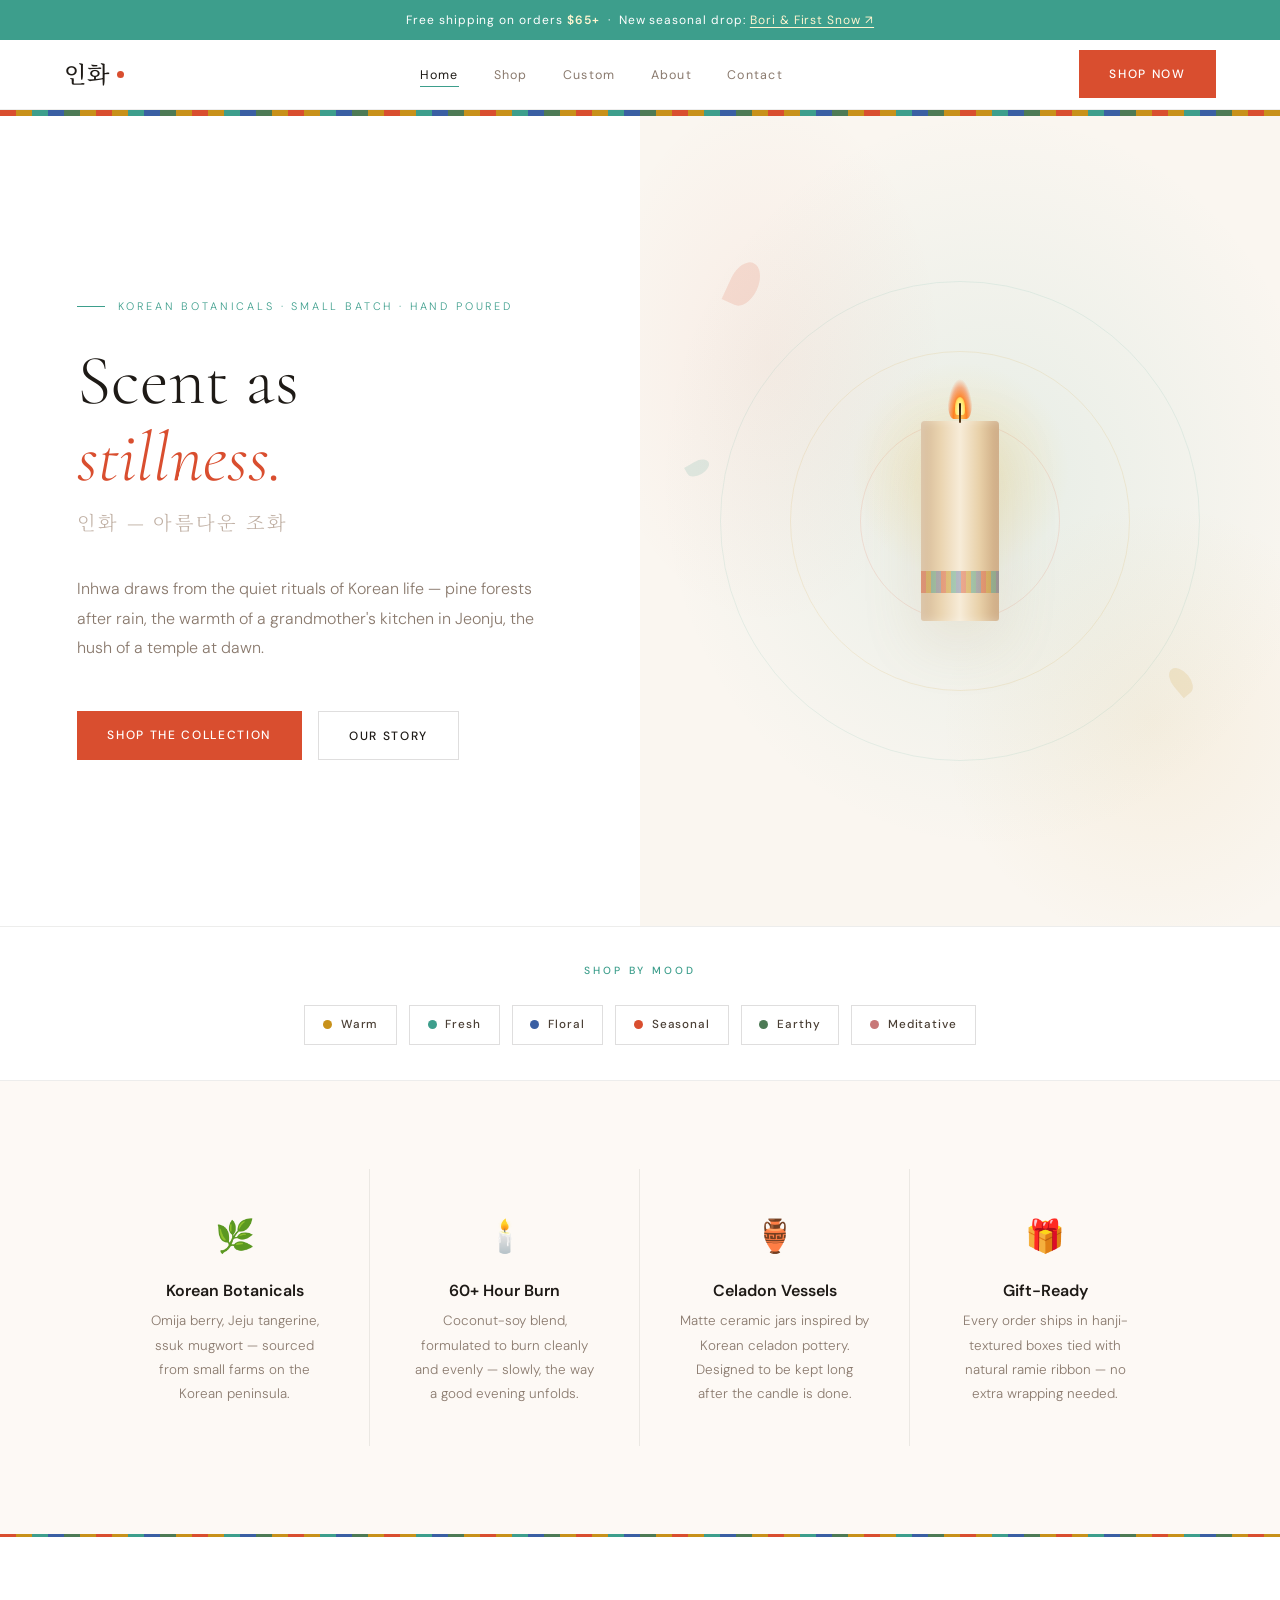
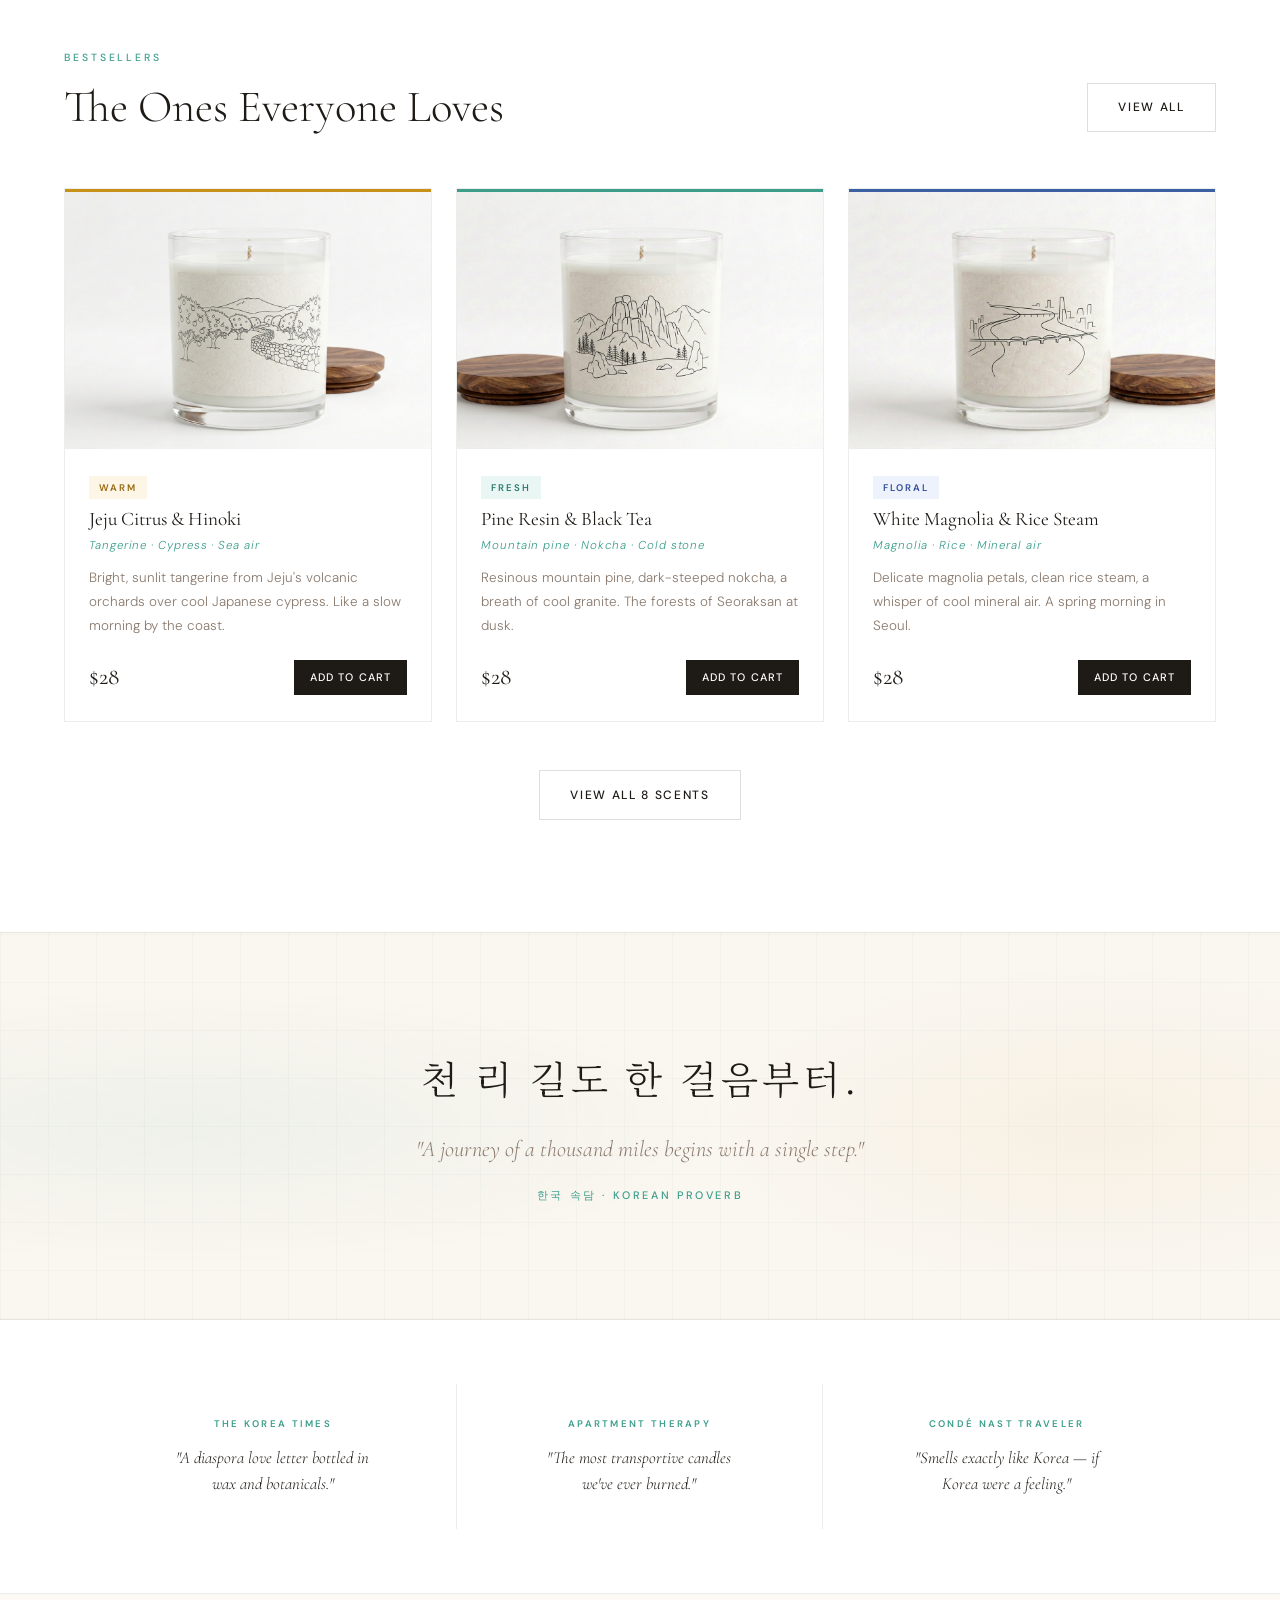
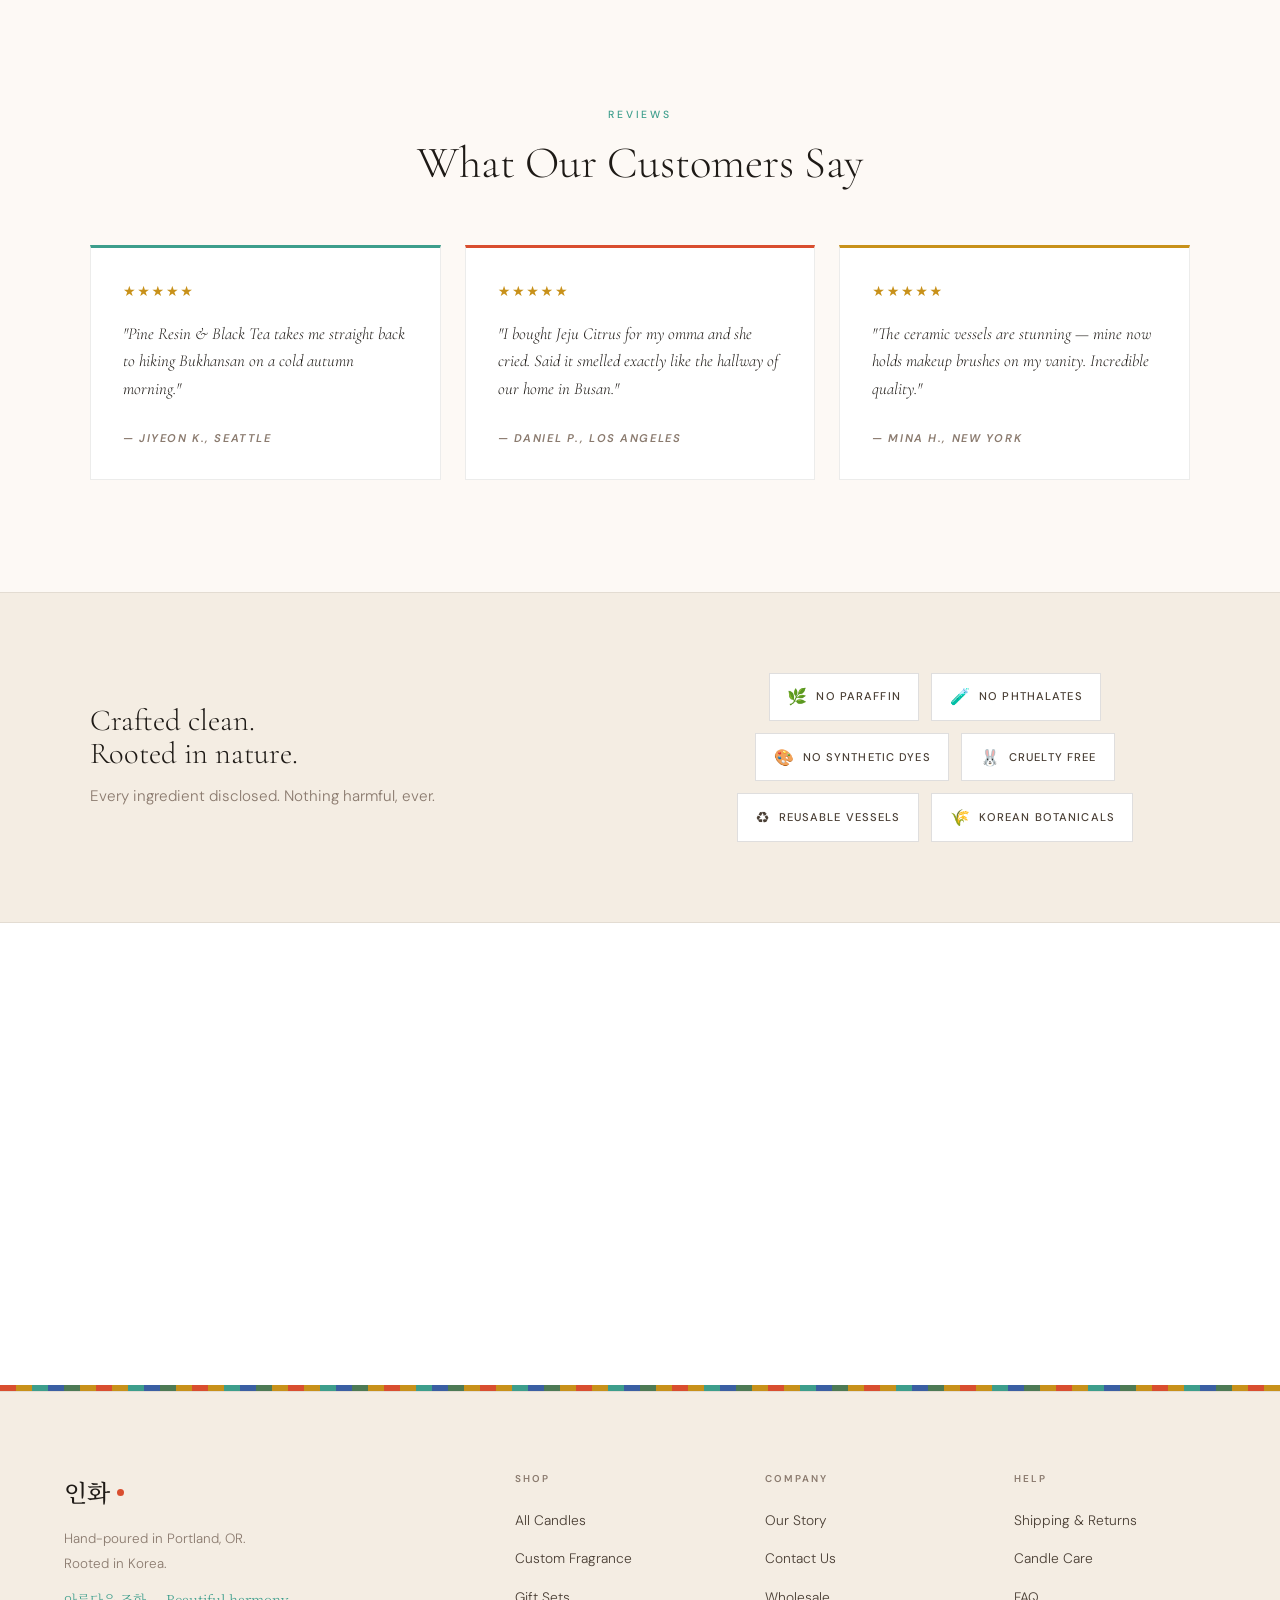
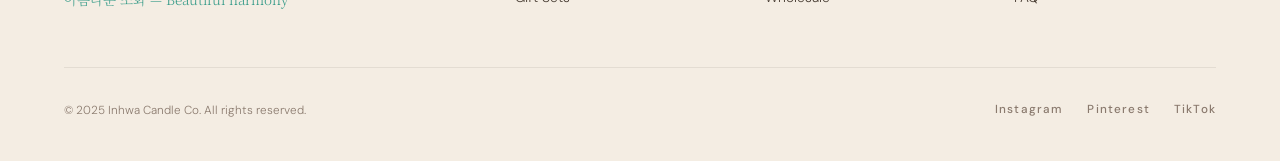
<file: index.html>
<!DOCTYPE html>
<html lang="en">
<head>
  <meta charset="UTF-8" />
  <meta name="viewport" content="width=device-width, initial-scale=1.0" />
  <title>Inhwa — Handcrafted Korean-Inspired Candles</title>
  <link rel="stylesheet" href="css/style.css" />
</head>
<body>

  <div class="announcement">
    Free shipping on orders <strong>$65+</strong> &nbsp;·&nbsp;
    New seasonal drop: <a href="shop.html">Bori & First Snow ↗</a>
  </div>

  <nav class="nav" id="nav">
    <a href="index.html" class="nav__logo">인화<span class="logo-dot"></span></a>
    <ul class="nav__links">
      <li><a href="index.html" class="active">Home</a></li>
      <li><a href="shop.html">Shop</a></li>
      <li><a href="custom.html">Custom</a></li>
      <li><a href="about.html">About</a></li>
      <li><a href="contact.html">Contact</a></li>
    </ul>
    <a href="shop.html" class="btn nav__cta">Shop Now</a>
    <button class="nav__hamburger" id="hamburger" aria-label="Menu">
      <span></span><span></span><span></span>
    </button>
  </nav>

  <div class="dancheong-border"></div>

  <!-- HERO -->
  <header class="hero">
    <div class="hero__left">
      <p class="hero__eyebrow">Korean botanicals · Small batch · Hand poured</p>
      <h1 class="hero__title">
        Scent as
        <span class="hero__title--sub">stillness.</span>
      </h1>
      <span class="hero__korean">인화 — 아름다운 조화</span>
      <p class="hero__sub">Inhwa draws from the quiet rituals of Korean life — pine forests after rain, the warmth of a grandmother's kitchen in Jeonju, the hush of a temple at dawn.</p>
      <div class="hero__actions">
        <a href="shop.html" class="btn btn--primary">Shop the Collection</a>
        <a href="about.html" class="btn btn--ghost">Our Story</a>
      </div>
    </div>
    <div class="hero__right">
      <div class="hero__arc"></div>
      <div class="hero__arc"></div>
      <div class="hero__arc"></div>
      <div class="hero__petal"></div>
      <div class="hero__petal"></div>
      <div class="hero__petal"></div>
      <div class="candle-wrap">
        <div class="candle__glow"></div>
        <div class="candle__flame-wrap">
          <div class="candle__flame">
            <div class="candle__flame-inner"></div>
          </div>
        </div>
        <div class="candle__body">
          <div class="candle__wick"></div>
        </div>
      </div>
    </div>
  </header>

  <!-- SCENT STRIP -->
  <section class="scent-strip">
    <div class="scent-strip__label"><span class="section-label">Shop by mood</span></div>
    <div class="scent-strip__track">
      <a href="shop.html" class="scent-pill"><span class="scent-pill__dot" style="background:#c8911a"></span>Warm</a>
      <a href="shop.html" class="scent-pill"><span class="scent-pill__dot" style="background:#3d9e8c"></span>Fresh</a>
      <a href="shop.html" class="scent-pill"><span class="scent-pill__dot" style="background:#3a5fa3"></span>Floral</a>
      <a href="shop.html" class="scent-pill"><span class="scent-pill__dot" style="background:#d94e2f"></span>Seasonal</a>
      <a href="shop.html" class="scent-pill"><span class="scent-pill__dot" style="background:#4d7a55"></span>Earthy</a>
      <a href="shop.html" class="scent-pill"><span class="scent-pill__dot" style="background:#c87878"></span>Meditative</a>
    </div>
  </section>

  <!-- FEATURES -->
  <section class="features">
    <div class="features__grid">
      <div class="feature reveal"><span class="feature__icon">🌿</span><h3>Korean Botanicals</h3><p>Omija berry, Jeju tangerine, ssuk mugwort — sourced from small farms on the Korean peninsula.</p></div>
      <div class="feature reveal"><span class="feature__icon">🕯️</span><h3>60+ Hour Burn</h3><p>Coconut-soy blend, formulated to burn cleanly and evenly — slowly, the way a good evening unfolds.</p></div>
      <div class="feature reveal"><span class="feature__icon">🏺</span><h3>Celadon Vessels</h3><p>Matte ceramic jars inspired by Korean celadon pottery. Designed to be kept long after the candle is done.</p></div>
      <div class="feature reveal"><span class="feature__icon">🎁</span><h3>Gift-Ready</h3><p>Every order ships in hanji-textured boxes tied with natural ramie ribbon — no extra wrapping needed.</p></div>
    </div>
  </section>

  <div class="dancheong-border dancheong-border--thin"></div>

  <!-- PRODUCTS -->
  <section class="products">
    <div class="products__header reveal">
      <div><span class="section-label">Bestsellers</span><h2>The Ones Everyone Loves</h2></div>
      <a href="shop.html" class="btn btn--outline">View All</a>
    </div>
    <div class="products__grid">

      <div class="card reveal">
        <div class="card__stripe" style="background:var(--temple-gold)"></div>
        <div class="card__img">
          <img src="assets/images/hallabong.png" alt="Jeju Citrus & Hinoki candle" />
        </div>
        <div class="card__body">
          <span class="card__tag card__tag--warm">Warm</span>
          <h3 class="card__name">Jeju Citrus & Hinoki</h3>
          <p class="card__notes">Tangerine · Cypress · Sea air</p>
          <p class="card__desc">Bright, sunlit tangerine from Jeju's volcanic orchards over cool Japanese cypress. Like a slow morning by the coast.</p>
          <div class="card__footer"><span class="card__price">$28</span><a href="shop.html" class="btn btn--small">Add to Cart</a></div>
        </div>
      </div>

      <div class="card reveal">
        <div class="card__stripe" style="background:var(--temple-teal)"></div>
        <div class="card__img">
          <img src="assets/images/pine.png" alt="Pine Resin & Black Tea candle" />
        </div>
        <div class="card__body">
          <span class="card__tag card__tag--fresh">Fresh</span>
          <h3 class="card__name">Pine Resin & Black Tea</h3>
          <p class="card__notes">Mountain pine · Nokcha · Cold stone</p>
          <p class="card__desc">Resinous mountain pine, dark-steeped nokcha, a breath of cool granite. The forests of Seoraksan at dusk.</p>
          <div class="card__footer"><span class="card__price">$28</span><a href="shop.html" class="btn btn--small">Add to Cart</a></div>
        </div>
      </div>

      <div class="card reveal">
        <div class="card__stripe" style="background:var(--temple-blue)"></div>
        <div class="card__img">
          <img src="assets/images/hanriver.png" alt="White Magnolia & Rice Steam candle" />
        </div>
        <div class="card__body">
          <span class="card__tag card__tag--floral">Floral</span>
          <h3 class="card__name">White Magnolia & Rice Steam</h3>
          <p class="card__notes">Magnolia · Rice · Mineral air</p>
          <p class="card__desc">Delicate magnolia petals, clean rice steam, a whisper of cool mineral air. A spring morning in Seoul.</p>
          <div class="card__footer"><span class="card__price">$28</span><a href="shop.html" class="btn btn--small">Add to Cart</a></div>
        </div>
      </div>

    </div>
    <div class="products__cta reveal"><a href="shop.html" class="btn btn--outline">View All 8 Scents</a></div>
  </section>

  <!-- QUOTE -->
  <section class="quote">
    <div class="quote__inner reveal">
      <span class="quote__hangul">천 리 길도 한 걸음부터.</span>
      <span class="quote__translation">"A journey of a thousand miles begins with a single step."</span>
      <span class="quote__source">한국 속담 · Korean Proverb</span>
    </div>
  </section>

  <!-- PRESS -->
  <section class="press">
    <div class="press__inner">
      <div class="press__item reveal"><span class="press__outlet">The Korea Times</span><p class="press__quote">"A diaspora love letter bottled in wax and botanicals."</p></div>
      <div class="press__item reveal"><span class="press__outlet">Apartment Therapy</span><p class="press__quote">"The most transportive candles we've ever burned."</p></div>
      <div class="press__item reveal"><span class="press__outlet">Condé Nast Traveler</span><p class="press__quote">"Smells exactly like Korea — if Korea were a feeling."</p></div>
    </div>
  </section>

  <!-- TESTIMONIALS -->
  <section class="testimonials">
    <div class="testimonials__header reveal"><span class="section-label">Reviews</span><h2>What Our Customers Say</h2></div>
    <div class="testimonials__grid">
      <div class="testimonial reveal"><div class="testimonial__stars">★★★★★</div><p>"Pine Resin & Black Tea takes me straight back to hiking Bukhansan on a cold autumn morning."</p><cite>— Jiyeon K., Seattle</cite></div>
      <div class="testimonial reveal"><div class="testimonial__stars">★★★★★</div><p>"I bought Jeju Citrus for my omma and she cried. Said it smelled exactly like the hallway of our home in Busan."</p><cite>— Daniel P., Los Angeles</cite></div>
      <div class="testimonial reveal"><div class="testimonial__stars">★★★★★</div><p>"The ceramic vessels are stunning — mine now holds makeup brushes on my vanity. Incredible quality."</p><cite>— Mina H., New York</cite></div>
    </div>
  </section>

  <!-- INGREDIENTS -->
  <section class="ingredients">
    <div class="ingredients__inner">
      <div class="ingredients__text"><h3>Crafted clean.<br>Rooted in nature.</h3><p>Every ingredient disclosed. Nothing harmful, ever.</p></div>
      <div class="ingredients__badges">
        <div class="badge"><span class="badge__icon">🌿</span> No Paraffin</div>
        <div class="badge"><span class="badge__icon">🧪</span> No Phthalates</div>
        <div class="badge"><span class="badge__icon">🎨</span> No Synthetic Dyes</div>
        <div class="badge"><span class="badge__icon">🐰</span> Cruelty Free</div>
        <div class="badge"><span class="badge__icon">♻️</span> Reusable Vessels</div>
        <div class="badge"><span class="badge__icon">🌾</span> Korean Botanicals</div>
      </div>
    </div>
  </section>

  <!-- NEWSLETTER -->
  <section class="newsletter reveal">
    <div class="newsletter__inner">
      <span class="section-label">Stay in the glow</span>
      <h2>Get 15% Off Your First Order</h2>
      <p>New scents, seasonal drops, and quiet notes about the Korean rituals that inspire us.</p>
      <form class="newsletter__form" onsubmit="handleSubscribe(event)">
        <input type="email" placeholder="your@email.com" required />
        <button type="submit" class="btn btn--dark">Subscribe</button>
      </form>
      <p class="newsletter__note" id="newsletter-thanks" style="display:none;">✓ You're in! Check your inbox. 감사합니다.</p>
    </div>
  </section>

  <div class="dancheong-border"></div>

  <footer class="footer">
    <div class="footer__top">
      <div class="footer__brand">
        <span class="footer__logo">인화<span class="logo-dot"></span></span>
        <p>Hand-poured in Portland, OR.<br>Rooted in Korea.</p>
        <span class="footer__tagline">아름다운 조화 — Beautiful harmony</span>
      </div>
      <div class="footer__links"><h4>Shop</h4><ul><li><a href="shop.html">All Candles</a></li><li><a href="custom.html">Custom Fragrance</a></li><li><a href="shop.html">Gift Sets</a></li></ul></div>
      <div class="footer__links"><h4>Company</h4><ul><li><a href="about.html">Our Story</a></li><li><a href="contact.html">Contact Us</a></li><li><a href="#">Wholesale</a></li></ul></div>
      <div class="footer__links"><h4>Help</h4><ul><li><a href="#">Shipping & Returns</a></li><li><a href="#">Candle Care</a></li><li><a href="#">FAQ</a></li></ul></div>
    </div>
    <div class="footer__bottom">
      <p>© 2025 Inhwa Candle Co. All rights reserved.</p>
      <div class="footer__socials"><a href="#">Instagram</a><a href="#">Pinterest</a><a href="#">TikTok</a></div>
    </div>
  </footer>

  <script src="js/main.js"></script>
</body>
</html>
</file>
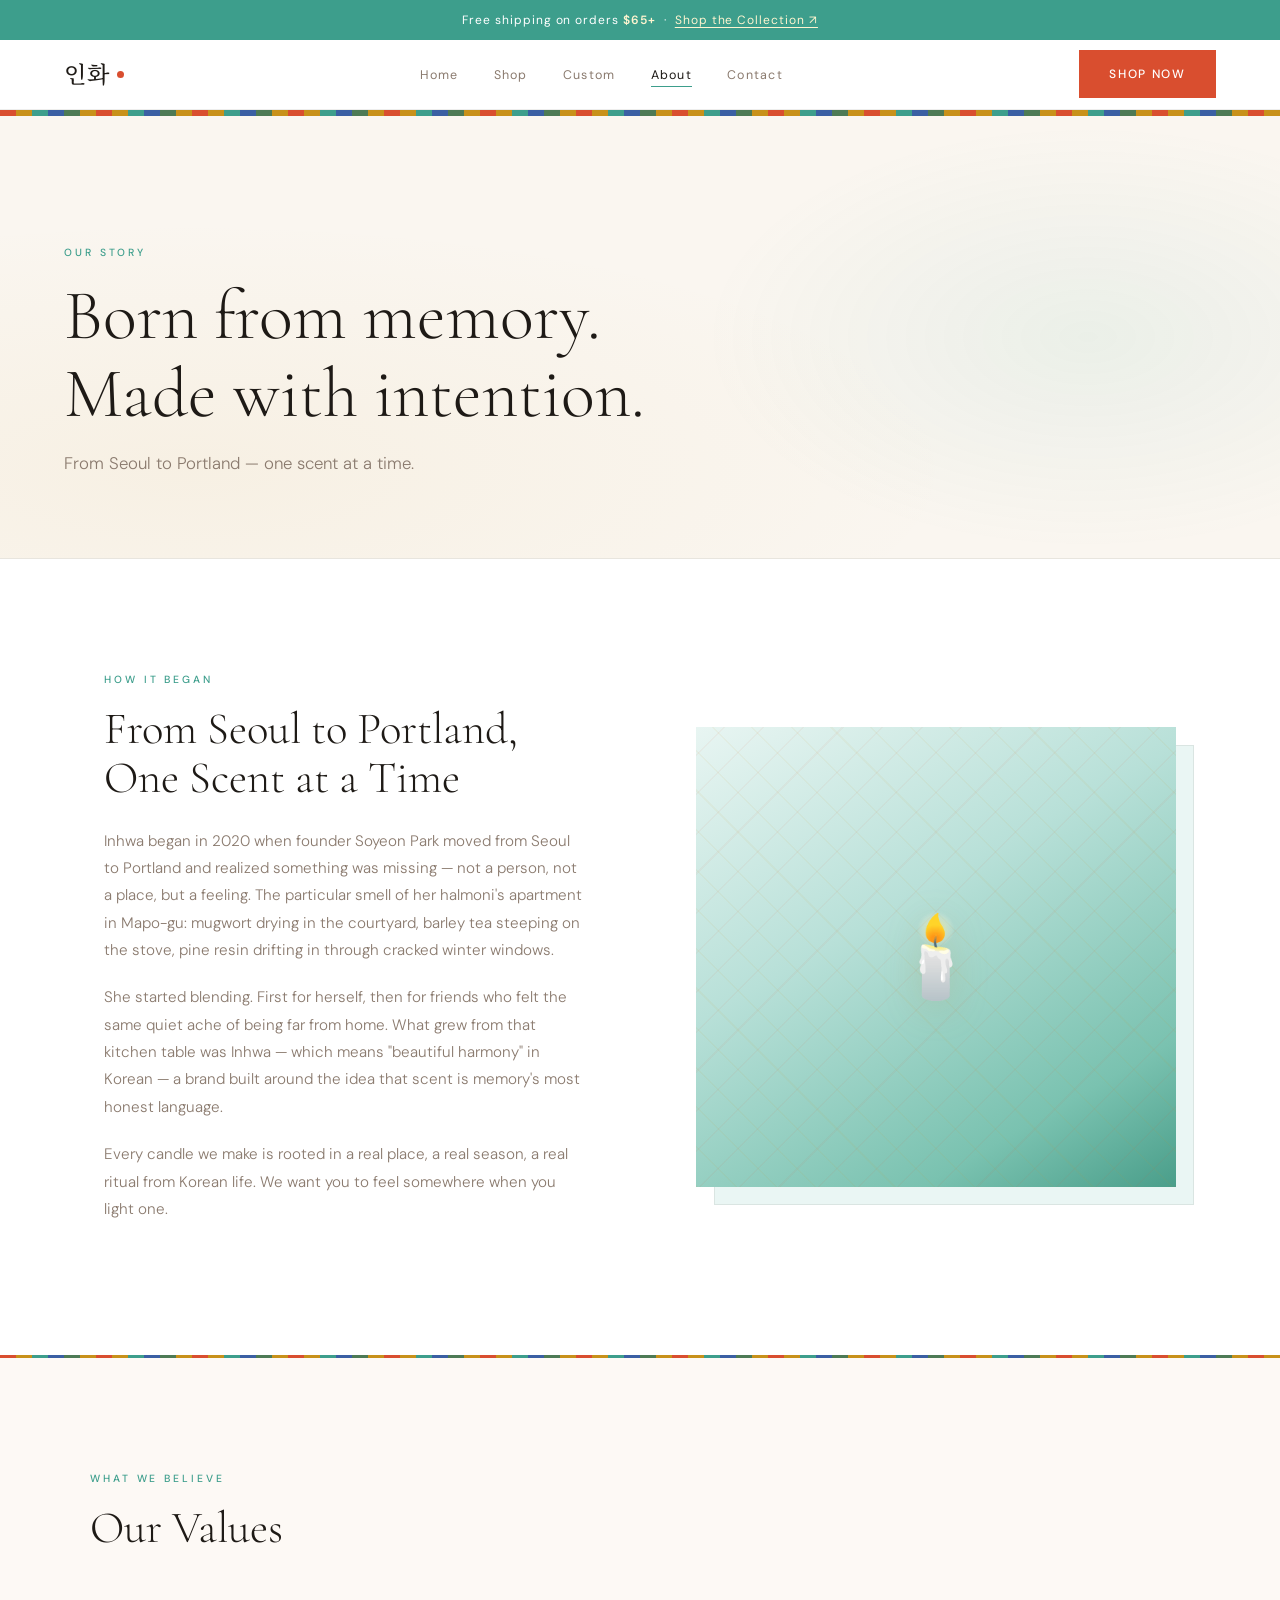
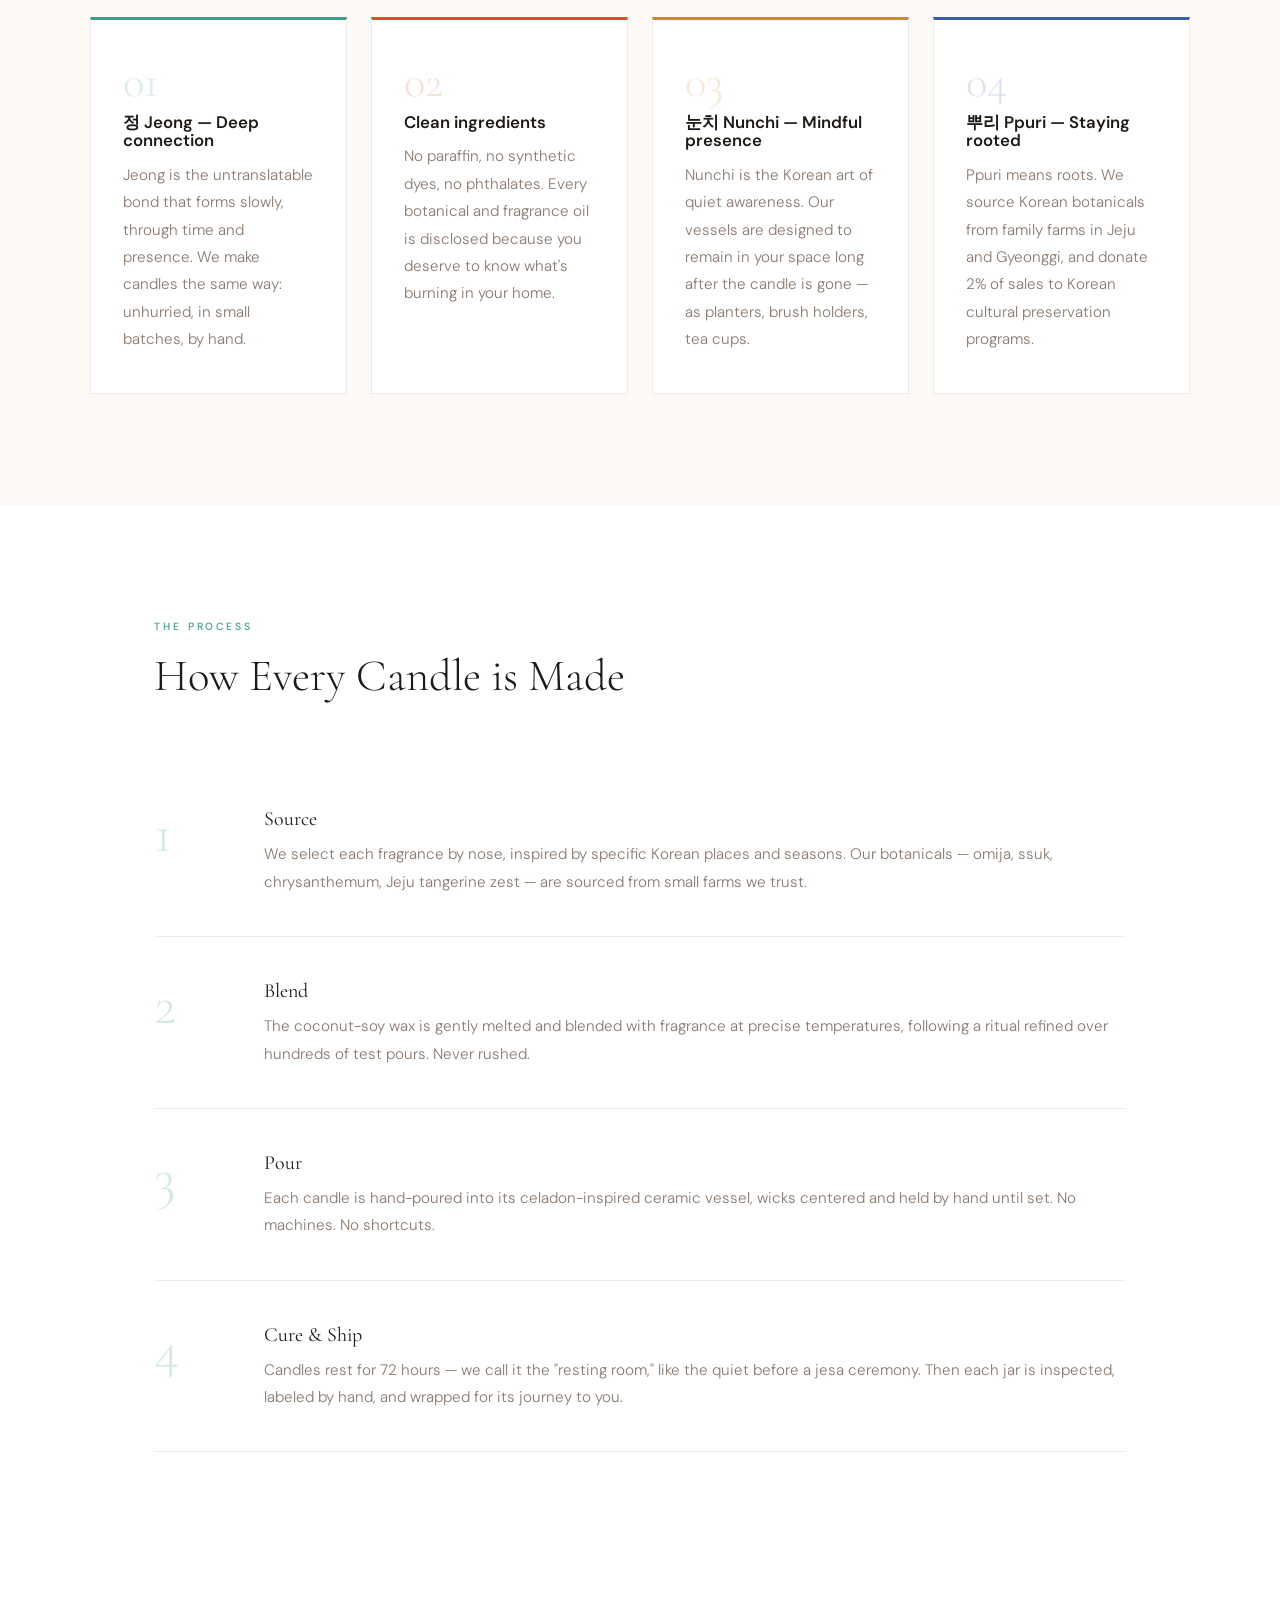
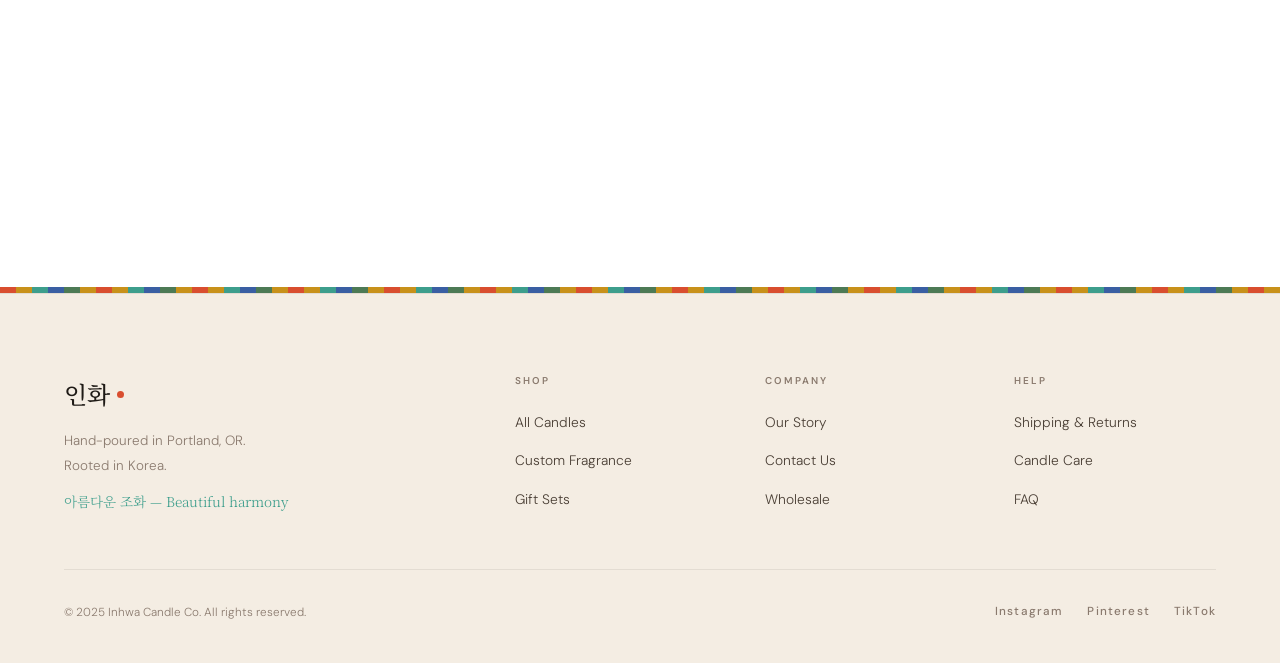
<file: about.html>
<!DOCTYPE html>
<html lang="en">
<head>
  <meta charset="UTF-8" /><meta name="viewport" content="width=device-width, initial-scale=1.0" />
  <title>About — Inhwa Candles</title>
  <link rel="stylesheet" href="css/style.css" />
</head>
<body>
  <div class="announcement">Free shipping on orders <strong>$65+</strong> &nbsp;·&nbsp; <a href="shop.html">Shop the Collection ↗</a></div>
  <nav class="nav" id="nav">
    <a href="index.html" class="nav__logo">인화<span class="logo-dot"></span></a>
    <ul class="nav__links">
      <li><a href="index.html">Home</a></li><li><a href="shop.html">Shop</a></li>
      <li><a href="custom.html">Custom</a></li><li><a href="about.html" class="active">About</a></li><li><a href="contact.html">Contact</a></li>
    </ul>
    <a href="shop.html" class="btn nav__cta">Shop Now</a>
    <button class="nav__hamburger" id="hamburger"><span></span><span></span><span></span></button>
  </nav>
  <div class="dancheong-border"></div>

  <div class="page-hero">
    <div class="page-hero__inner">
      <span class="section-label">Our Story</span>
      <h1 class="page-hero__title">Born from memory.<br>Made with intention.</h1>
      <p>From Seoul to Portland — one scent at a time.</p>
    </div>
  </div>

  <section class="about-section">
    <div class="about-grid">
      <div class="about-text reveal">
        <span class="section-label">How it began</span>
        <h2>From Seoul to Portland, One Scent at a Time</h2>
        <p>Inhwa began in 2020 when founder Soyeon Park moved from Seoul to Portland and realized something was missing — not a person, not a place, but a feeling. The particular smell of her halmoni's apartment in Mapo-gu: mugwort drying in the courtyard, barley tea steeping on the stove, pine resin drifting in through cracked winter windows.</p>
        <p>She started blending. First for herself, then for friends who felt the same quiet ache of being far from home. What grew from that kitchen table was Inhwa — which means "beautiful harmony" in Korean — a brand built around the idea that scent is memory's most honest language.</p>
        <p>Every candle we make is rooted in a real place, a real season, a real ritual from Korean life. We want you to feel somewhere when you light one.</p>
      </div>
      <div class="about-visual reveal">
        <div class="about-img-card"><div class="about-img"></div></div>
      </div>
    </div>
  </section>

  <div class="dancheong-border dancheong-border--thin"></div>

  <section class="values-section">
    <div class="values-header reveal"><span class="section-label">What we believe</span><h2>Our Values</h2></div>
    <div class="values-grid">
      <div class="value-card reveal"><span class="value-number">01</span><h3>정 Jeong — Deep connection</h3><p>Jeong is the untranslatable bond that forms slowly, through time and presence. We make candles the same way: unhurried, in small batches, by hand.</p></div>
      <div class="value-card reveal"><span class="value-number">02</span><h3>Clean ingredients</h3><p>No paraffin, no synthetic dyes, no phthalates. Every botanical and fragrance oil is disclosed because you deserve to know what's burning in your home.</p></div>
      <div class="value-card reveal"><span class="value-number">03</span><h3>눈치 Nunchi — Mindful presence</h3><p>Nunchi is the Korean art of quiet awareness. Our vessels are designed to remain in your space long after the candle is gone — as planters, brush holders, tea cups.</p></div>
      <div class="value-card reveal"><span class="value-number">04</span><h3>뿌리 Ppuri — Staying rooted</h3><p>Ppuri means roots. We source Korean botanicals from family farms in Jeju and Gyeonggi, and donate 2% of sales to Korean cultural preservation programs.</p></div>
    </div>
  </section>

  <section class="process-section">
    <div class="process-header reveal"><span class="section-label">The process</span><h2>How Every Candle is Made</h2></div>
    <div class="process-steps">
      <div class="process-step reveal"><div class="step-num">1</div><div class="step-content"><h4>Source</h4><p>We select each fragrance by nose, inspired by specific Korean places and seasons. Our botanicals — omija, ssuk, chrysanthemum, Jeju tangerine zest — are sourced from small farms we trust.</p></div></div>
      <div class="process-step reveal"><div class="step-num">2</div><div class="step-content"><h4>Blend</h4><p>The coconut-soy wax is gently melted and blended with fragrance at precise temperatures, following a ritual refined over hundreds of test pours. Never rushed.</p></div></div>
      <div class="process-step reveal"><div class="step-num">3</div><div class="step-content"><h4>Pour</h4><p>Each candle is hand-poured into its celadon-inspired ceramic vessel, wicks centered and held by hand until set. No machines. No shortcuts.</p></div></div>
      <div class="process-step reveal"><div class="step-num">4</div><div class="step-content"><h4>Cure & Ship</h4><p>Candles rest for 72 hours — we call it the "resting room," like the quiet before a jesa ceremony. Then each jar is inspected, labeled by hand, and wrapped for its journey to you.</p></div></div>
    </div>
  </section>

  <section class="cta-strip reveal">
    <div class="cta-strip__inner">
      <h2>Ready to find your scent?</h2>
      <a href="shop.html" class="btn btn--primary">Shop the Collection</a>
    </div>
  </section>

  <div class="dancheong-border"></div>

  <footer class="footer">
    <div class="footer__top">
      <div class="footer__brand"><span class="footer__logo">인화<span class="logo-dot"></span></span><p>Hand-poured in Portland, OR.<br>Rooted in Korea.</p><span class="footer__tagline">아름다운 조화 — Beautiful harmony</span></div>
      <div class="footer__links"><h4>Shop</h4><ul><li><a href="shop.html">All Candles</a></li><li><a href="custom.html">Custom Fragrance</a></li><li><a href="shop.html">Gift Sets</a></li></ul></div>
      <div class="footer__links"><h4>Company</h4><ul><li><a href="about.html">Our Story</a></li><li><a href="contact.html">Contact Us</a></li><li><a href="#">Wholesale</a></li></ul></div>
      <div class="footer__links"><h4>Help</h4><ul><li><a href="#">Shipping & Returns</a></li><li><a href="#">Candle Care</a></li><li><a href="#">FAQ</a></li></ul></div>
    </div>
    <div class="footer__bottom"><p>© 2025 Inhwa Candle Co. All rights reserved.</p><div class="footer__socials"><a href="#">Instagram</a><a href="#">Pinterest</a><a href="#">TikTok</a></div></div>
  </footer>
  <script src="js/main.js"></script>
</body>
</html>
</file>
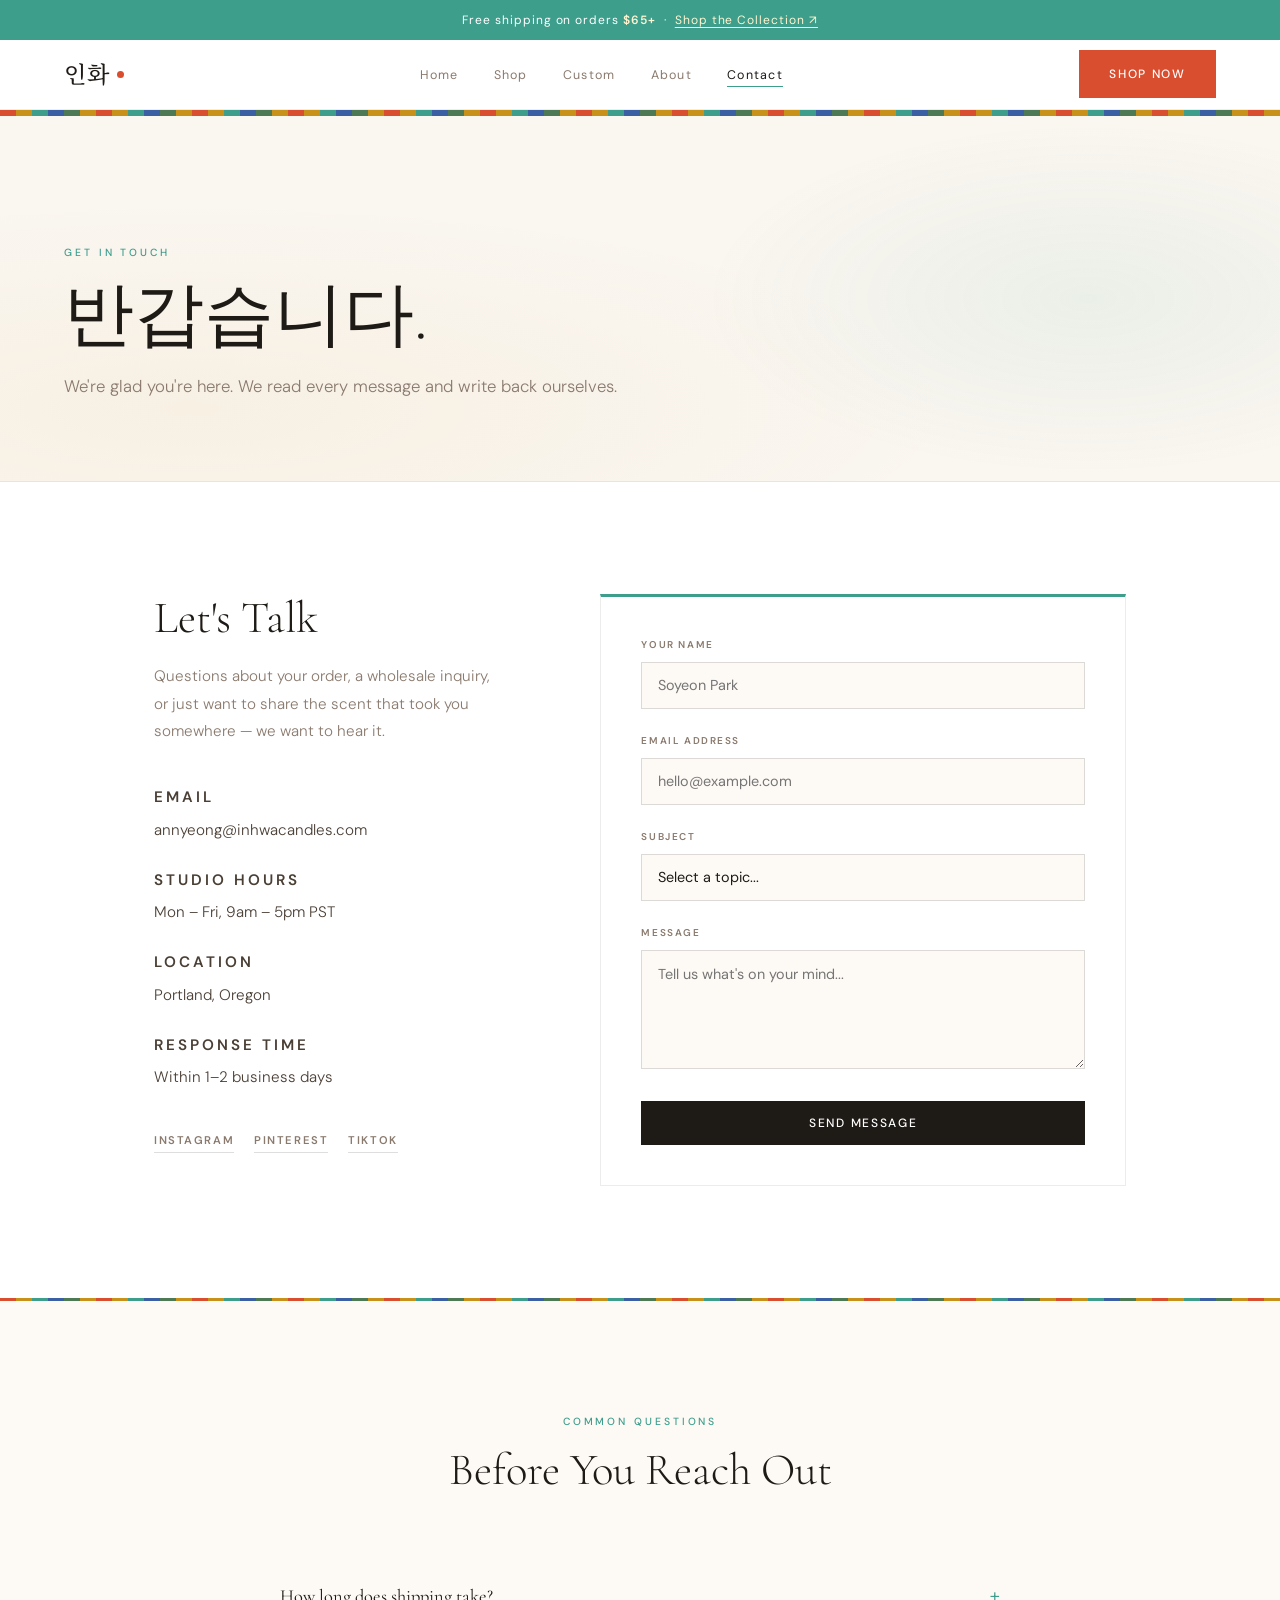
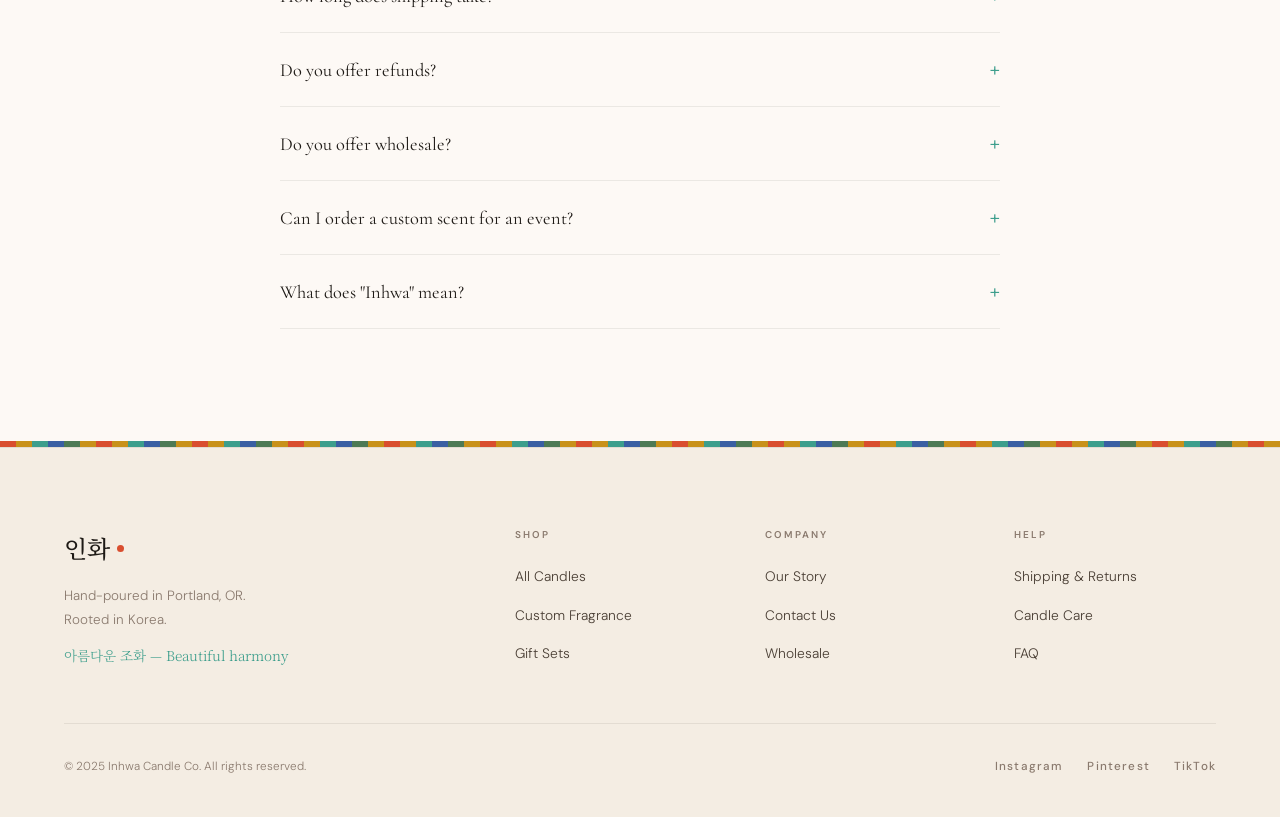
<file: contact.html>
<!DOCTYPE html>
<html lang="en">
<head>
  <meta charset="UTF-8" /><meta name="viewport" content="width=device-width, initial-scale=1.0" />
  <title>Contact — Inhwa Candles</title>
  <link rel="stylesheet" href="css/style.css" />
</head>
<body>
  <div class="announcement">Free shipping on orders <strong>$65+</strong> &nbsp;·&nbsp; <a href="shop.html">Shop the Collection ↗</a></div>
  <nav class="nav" id="nav">
    <a href="index.html" class="nav__logo">인화<span class="logo-dot"></span></a>
    <ul class="nav__links">
      <li><a href="index.html">Home</a></li><li><a href="shop.html">Shop</a></li>
      <li><a href="custom.html">Custom</a></li><li><a href="about.html">About</a></li><li><a href="contact.html" class="active">Contact</a></li>
    </ul>
    <a href="shop.html" class="btn nav__cta">Shop Now</a>
    <button class="nav__hamburger" id="hamburger"><span></span><span></span><span></span></button>
  </nav>
  <div class="dancheong-border"></div>

  <div class="page-hero">
    <div class="page-hero__inner">
      <span class="section-label">Get in Touch</span>
      <h1 class="page-hero__title">반갑습니다.</h1>
      <p>We're glad you're here. We read every message and write back ourselves.</p>
    </div>
  </div>

  <section class="contact-section">
    <div class="contact-grid">
      <div class="contact-info reveal">
        <h2>Let's Talk</h2>
        <p>Questions about your order, a wholesale inquiry, or just want to share the scent that took you somewhere — we want to hear it.</p>
        <div class="contact-detail"><span class="contact-detail__label">Email</span><a href="mailto:annyeong@inhwacandles.com">annyeong@inhwacandles.com</a></div>
        <div class="contact-detail"><span class="contact-detail__label">Studio Hours</span><span>Mon – Fri, 9am – 5pm PST</span></div>
        <div class="contact-detail"><span class="contact-detail__label">Location</span><span>Portland, Oregon</span></div>
        <div class="contact-detail"><span class="contact-detail__label">Response Time</span><span>Within 1–2 business days</span></div>
        <div class="contact-socials">
          <a href="#" class="contact-social">Instagram</a>
          <a href="#" class="contact-social">Pinterest</a>
          <a href="#" class="contact-social">TikTok</a>
        </div>
      </div>
      <div class="contact-form-wrap reveal">
        <form id="contact-form" onsubmit="handleContact(event)">
          <div class="form-group"><label>Your Name</label><input type="text" placeholder="Soyeon Park" required /></div>
          <div class="form-group"><label>Email Address</label><input type="email" placeholder="hello@example.com" required /></div>
          <div class="form-group"><label>Subject</label><select><option value="">Select a topic...</option><option>Order Question</option><option>Wholesale Inquiry</option><option>Press & Collaboration</option><option>Custom Scent / Event Order</option><option>Something Else</option></select></div>
          <div class="form-group"><label>Message</label><textarea rows="5" placeholder="Tell us what's on your mind..." required></textarea></div>
          <button type="submit" class="btn btn--dark btn--full">Send Message</button>
          <p class="form-success" id="form-success" style="display:none;">✓ Message sent! We'll be in touch shortly. 감사합니다.</p>
        </form>
      </div>
    </div>
  </section>

  <div class="dancheong-border dancheong-border--thin"></div>

  <section class="faq-section">
    <div class="faq-header reveal"><span class="section-label">Common Questions</span><h2>Before You Reach Out</h2></div>
    <div class="faq-list">
      <div class="faq-item reveal"><button class="faq-q" onclick="toggleFaq(this)">How long does shipping take?</button><div class="faq-a"><p>Orders ship within 2–3 business days from our Portland studio. Standard shipping takes 4–7 days. We ship internationally, including to South Korea.</p></div></div>
      <div class="faq-item reveal"><button class="faq-q" onclick="toggleFaq(this)">Do you offer refunds?</button><div class="faq-a"><p>We accept returns of unused candles within 14 days of delivery. If your candle arrived damaged, email us with a photo and we'll make it right immediately.</p></div></div>
      <div class="faq-item reveal"><button class="faq-q" onclick="toggleFaq(this)">Do you offer wholesale?</button><div class="faq-a"><p>Yes! We work with select boutiques, spas, and K-culture stores. Minimum 24 units. Email annyeong@inhwacandles.com or select "Wholesale Inquiry" above.</p></div></div>
      <div class="faq-item reveal"><button class="faq-q" onclick="toggleFaq(this)">Can I order a custom scent for an event?</button><div class="faq-a"><p>Yes — custom scents and labels are available for Korean-American weddings, corporate gifting, and cultural events. Minimum 50 units, 6–8 weeks lead time.</p></div></div>
      <div class="faq-item reveal"><button class="faq-q" onclick="toggleFaq(this)">What does "Inhwa" mean?</button><div class="faq-a"><p>인화 (Inhwa) means "beautiful harmony" — the feeling when different elements come together in quiet balance. It's what we want every candle to create in your home.</p></div></div>
    </div>
  </section>

  <div class="dancheong-border"></div>

  <footer class="footer">
    <div class="footer__top">
      <div class="footer__brand"><span class="footer__logo">인화<span class="logo-dot"></span></span><p>Hand-poured in Portland, OR.<br>Rooted in Korea.</p><span class="footer__tagline">아름다운 조화 — Beautiful harmony</span></div>
      <div class="footer__links"><h4>Shop</h4><ul><li><a href="shop.html">All Candles</a></li><li><a href="custom.html">Custom Fragrance</a></li><li><a href="shop.html">Gift Sets</a></li></ul></div>
      <div class="footer__links"><h4>Company</h4><ul><li><a href="about.html">Our Story</a></li><li><a href="contact.html">Contact Us</a></li><li><a href="#">Wholesale</a></li></ul></div>
      <div class="footer__links"><h4>Help</h4><ul><li><a href="#">Shipping & Returns</a></li><li><a href="#">Candle Care</a></li><li><a href="#">FAQ</a></li></ul></div>
    </div>
    <div class="footer__bottom"><p>© 2025 Inhwa Candle Co. All rights reserved.</p><div class="footer__socials"><a href="#">Instagram</a><a href="#">Pinterest</a><a href="#">TikTok</a></div></div>
  </footer>
  <script src="js/main.js"></script>
</body>
</html>
</file>
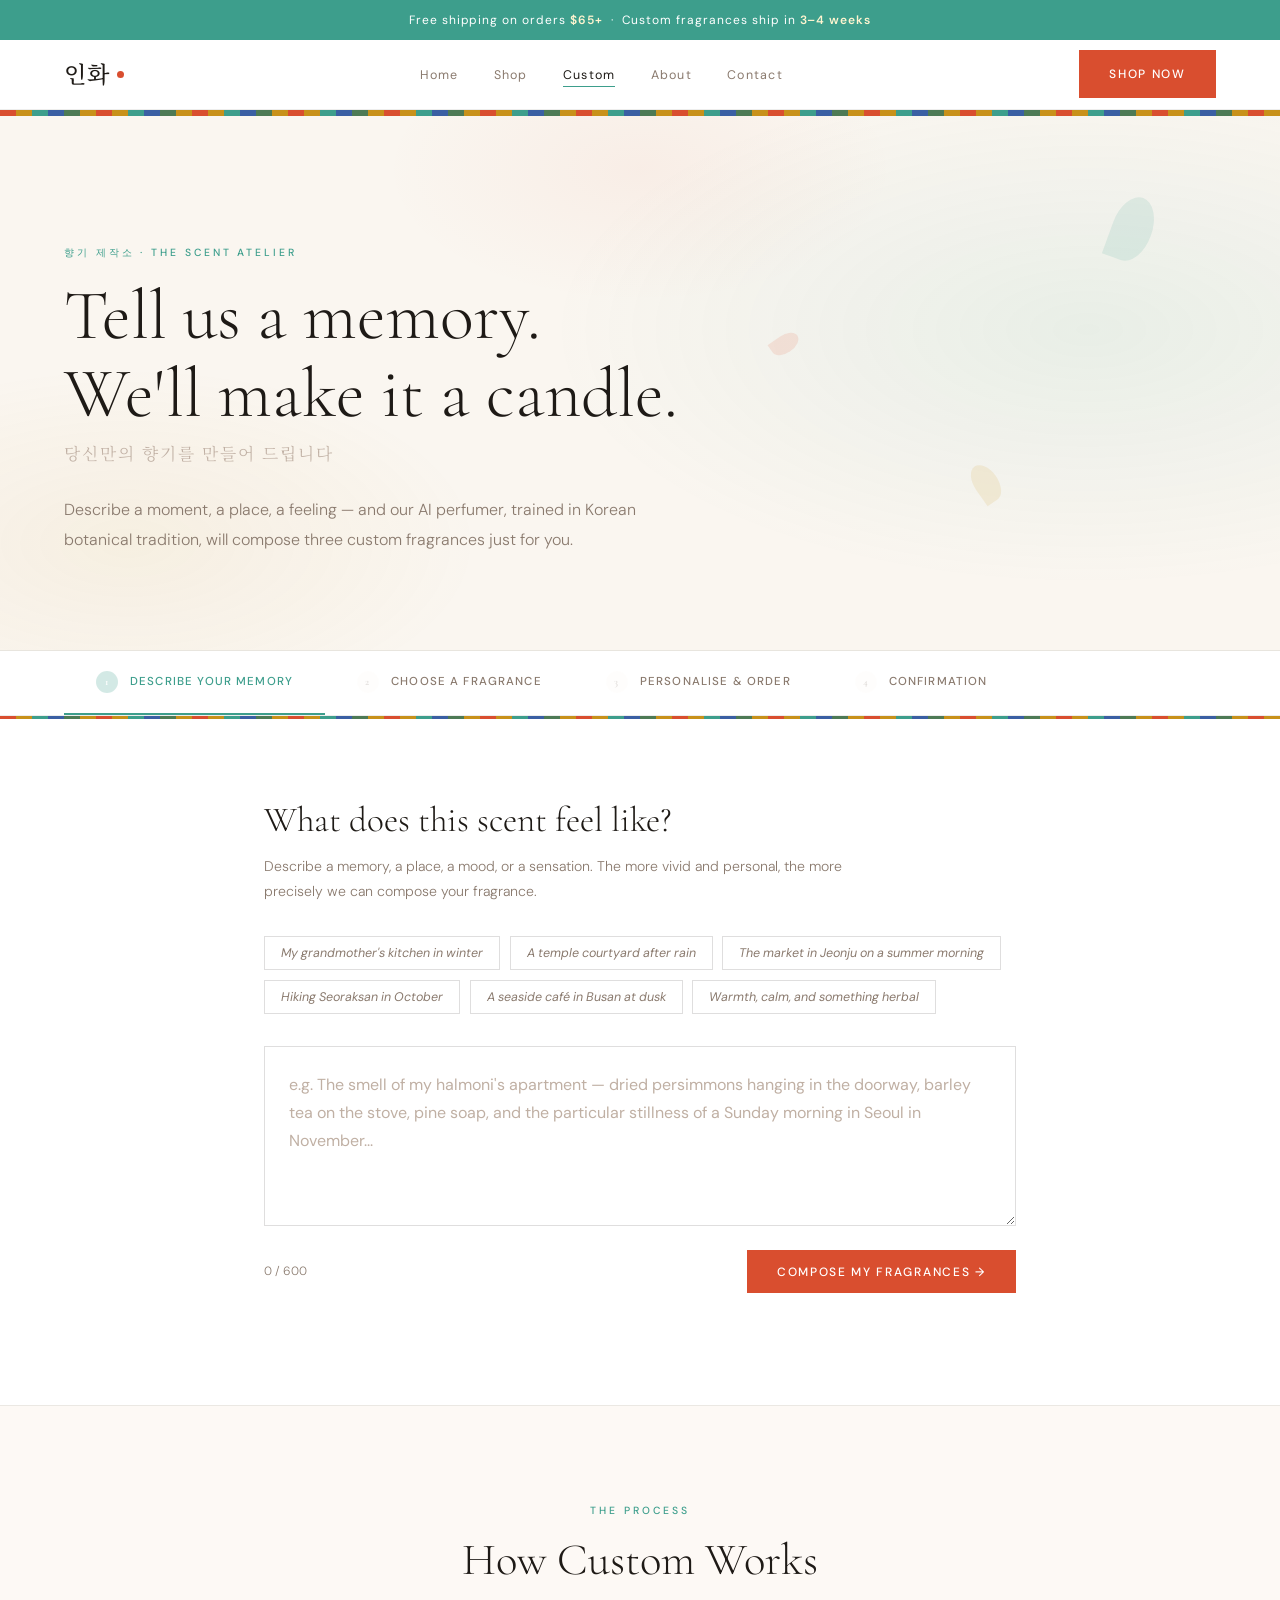
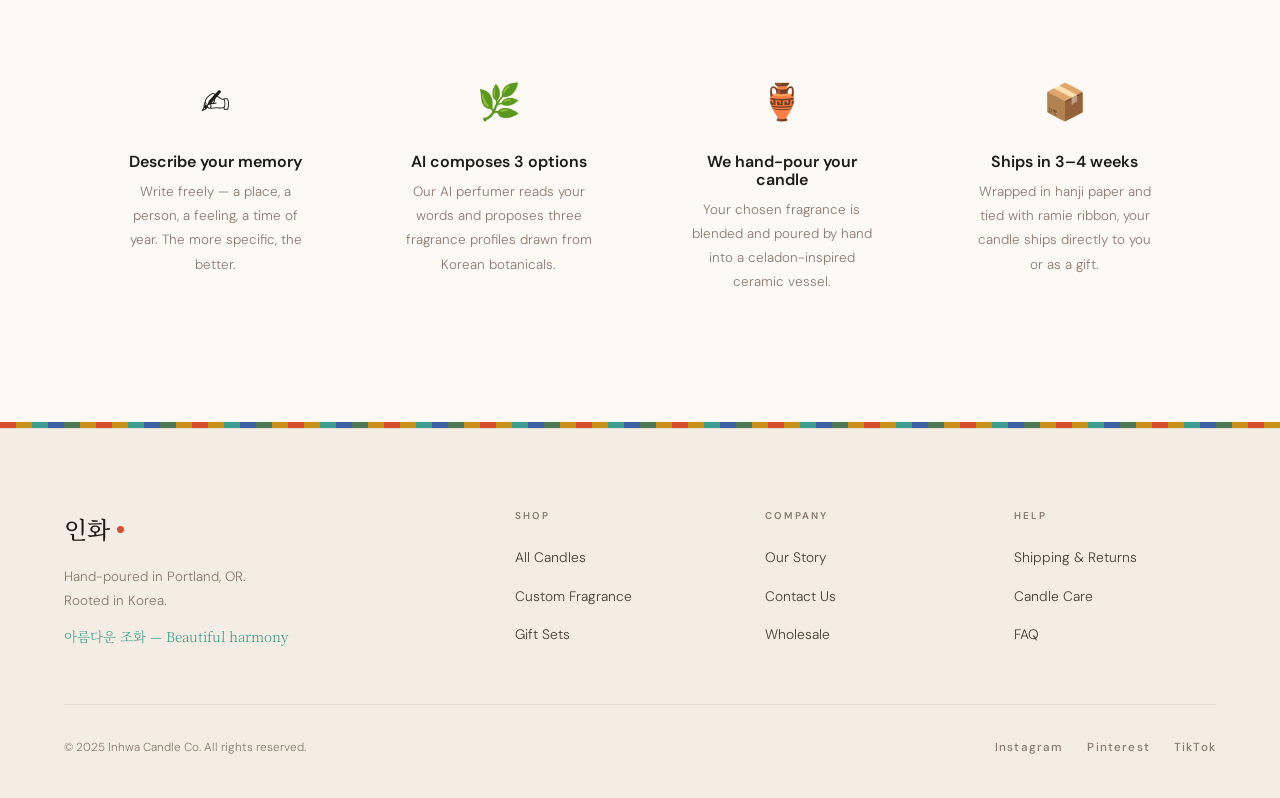
<file: custom.html>
<!DOCTYPE html>
<html lang="en">
<head>
  <meta charset="UTF-8" /><meta name="viewport" content="width=device-width, initial-scale=1.0" />
  <title>Custom Fragrance — Inhwa Candles</title>
  <link rel="stylesheet" href="css/style.css" />
  <style>
    /* ── Custom page supplemental styles ── */
    .custom-hero {
      background: var(--warm-light);
      padding: 8rem 5vw 6rem;
      position: relative; overflow: hidden;
      border-bottom: 1px solid var(--border);
    }
    .custom-hero::before {
      content:''; position:absolute; inset:0;
      background:
        radial-gradient(ellipse 70% 80% at 85% 40%, rgba(61,158,140,0.09) 0%, transparent 60%),
        radial-gradient(ellipse 50% 60% at 10% 80%, rgba(200,145,26,0.07) 0%, transparent 55%),
        radial-gradient(ellipse 40% 50% at 50% 10%, rgba(217,78,47,0.05) 0%, transparent 50%);
      pointer-events:none;
    }
    /* Soft floating petal accents */
    .custom-hero__petal {
      position:absolute; border-radius:50% 50% 50% 0; opacity:0.12;
      animation:petalFloat 8s ease-in-out infinite;
    }
    .custom-hero__petal:nth-child(1){width:40px;height:66px;background:var(--temple-teal);top:15%;right:10%;animation-delay:0s;transform:rotate(20deg);}
    .custom-hero__petal:nth-child(2){width:24px;height:40px;background:var(--temple-gold);top:65%;right:22%;animation-delay:3s;transform:rotate(-35deg);}
    .custom-hero__petal:nth-child(3){width:18px;height:30px;background:var(--temple-red);top:40%;right:38%;animation-delay:6s;transform:rotate(55deg);}
    @keyframes petalFloat{0%,100%{transform:translateY(0) rotate(20deg);opacity:.1}50%{transform:translateY(-14px) rotate(26deg);opacity:.2}}

    .custom-hero__inner { position:relative; z-index:1; max-width:680px; }
    .custom-hero__title { color:var(--ink); margin-bottom:0.4rem; }
    .custom-hero__korean { font-family:var(--font-korean); font-size:1.05rem; color:var(--ink-faint); letter-spacing:0.12em; margin-bottom:1.75rem; display:block; }
    .custom-hero__sub { font-size:1rem; color:var(--ink-soft); max-width:52ch; line-height:1.85; }

    /* Steps bar */
    .steps-bar { background:var(--white); border-bottom:1px solid var(--border); padding:0 5vw; display:flex; align-items:stretch; overflow-x:auto; scrollbar-width:none; }
    .steps-bar::-webkit-scrollbar{display:none;}
    .step-item { display:flex; align-items:center; gap:0.75rem; padding:1.25rem 2rem; font-size:0.72rem; font-weight:500; letter-spacing:0.1em; text-transform:uppercase; color:var(--ink-soft); border-bottom:2.5px solid transparent; white-space:nowrap; transition:all .2s; flex-shrink:0; }
    .step-item.active { color:var(--temple-teal); border-bottom-color:var(--temple-teal); }
    .step-num { width:22px;height:22px;border-radius:50%;background:var(--paper);color:var(--ink-soft);font-size:0.65rem;font-weight:700;display:flex;align-items:center;justify-content:center;transition:all .2s; }
    .step-item.active .step-num { background:var(--temple-teal); color:white; }
    .step-item.completed .step-num { background:var(--temple-teal); color:white; }

    .custom-main { max-width:880px; margin:0 auto; padding:5rem 5vw 7rem; }
    .step-panel { display:none; }
    .step-panel.active { display:block; }

    /* Step 1 */
    .memory-label { display:block; font-family:var(--font-display); font-size:2.2rem; font-weight:300; color:var(--ink); margin-bottom:0.75rem; line-height:1.2; }
    .memory-hint { font-size:0.88rem; color:var(--ink-soft); margin-bottom:2rem; max-width:60ch; }
    .memory-prompts { display:flex; flex-wrap:wrap; gap:0.6rem; margin-bottom:2rem; }
    .memory-prompt-btn { padding:0.5rem 1rem; font-size:0.78rem; font-family:var(--font-body); font-weight:400; border:1.5px solid var(--border-med); background:var(--white); color:var(--ink-soft); cursor:pointer; transition:all .2s; font-style:italic; }
    .memory-prompt-btn:hover { border-color:var(--temple-teal); color:var(--temple-teal); background:var(--tint-teal); }
    .memory-textarea { width:100%; min-height:180px; padding:1.5rem; font-family:var(--font-body); font-size:1rem; line-height:1.75; border:1.5px solid var(--border-med); background:var(--white); color:var(--ink); resize:vertical; outline:none; transition:border-color .25s; }
    .memory-textarea:focus { border-color:var(--temple-teal); }
    .memory-textarea::placeholder { color:var(--ink-faint); }
    .memory-footer { display:flex; align-items:center; justify-content:space-between; margin-top:1rem; flex-wrap:wrap; gap:1rem; }
    .char-count { font-size:0.75rem; color:var(--ink-soft); }

    /* Loader */
    .loading-overlay { display:none; text-align:center; padding:5rem 2rem; }
    .loading-overlay.visible { display:block; }
    .incense-loader { display:inline-flex; flex-direction:column; align-items:center; gap:2rem; }
    .smoke-lines { display:flex; gap:8px; align-items:flex-end; height:60px; }
    .smoke-line { width:3px; background:var(--temple-teal); border-radius:2px; animation:smokeRise 1.4s ease-in-out infinite; }
    .smoke-line:nth-child(1){height:30px;animation-delay:0s;}
    .smoke-line:nth-child(2){height:50px;animation-delay:.15s;}
    .smoke-line:nth-child(3){height:40px;animation-delay:.3s;background:var(--temple-gold);}
    .smoke-line:nth-child(4){height:55px;animation-delay:.45s;}
    .smoke-line:nth-child(5){height:35px;animation-delay:.6s;background:var(--temple-red);}
    @keyframes smokeRise{0%,100%{transform:scaleY(1);opacity:.4}50%{transform:scaleY(1.3);opacity:.8}}
    .loading-text { font-family:var(--font-display); font-size:1.3rem; font-style:italic; color:var(--ink-soft); }
    .loading-subtext { font-size:0.75rem; letter-spacing:0.14em; text-transform:uppercase; color:var(--temple-teal); margin-top:0.4rem; }

    /* Results */
    .results-intro { margin-bottom:3rem; }
    .results-intro h2 { margin-bottom:0.5rem; }
    .results-memory-echo { display:inline-block; background:var(--tint-teal); border-left:3px solid var(--temple-teal); padding:0.75rem 1.25rem; font-style:italic; font-size:0.9rem; color:var(--ink-mid); margin-top:1rem; max-width:60ch; }
    .fragrance-cards { display:flex; flex-direction:column; gap:1.5rem; margin-bottom:3rem; }
    .fragrance-card { background:var(--white); border:1.5px solid var(--border); display:grid; grid-template-columns:60px 1fr auto; align-items:start; overflow:hidden; transition:box-shadow .3s var(--ease), transform .3s var(--ease), border-color .2s; cursor:pointer; }
    .fragrance-card:hover { box-shadow:0 8px 40px rgba(30,26,22,0.08); transform:translateY(-3px); }
    .fragrance-card.selected { border-color:var(--temple-teal); box-shadow:0 0 0 3px rgba(61,158,140,0.15); }
    .fc-number { align-self:stretch; display:flex; align-items:center; justify-content:center; font-family:var(--font-display); font-size:2rem; font-weight:300; background:var(--paper); color:var(--ink-faint); flex-shrink:0; }
    .fragrance-card.selected .fc-number { background:var(--temple-teal); color:white; }
    .fc-body { padding:1.75rem 1.5rem; }
    .fc-name { font-family:var(--font-display); font-size:1.5rem; font-weight:300; color:var(--ink); margin-bottom:0.3rem; line-height:1.2; }
    .fc-notes { font-size:0.72rem; font-weight:500; letter-spacing:0.12em; text-transform:uppercase; color:var(--temple-teal); margin-bottom:0.75rem; }
    .fc-why { font-size:0.9rem; color:var(--ink-soft); line-height:1.7; max-width:none; }
    .fc-tags { display:flex; flex-wrap:wrap; gap:0.4rem; margin-top:1rem; }
    .fc-tag { font-size:0.62rem; font-weight:600; letter-spacing:0.14em; text-transform:uppercase; padding:0.22rem 0.6rem; background:var(--tint-teal); color:#2a7a6c; }
    .fc-right { padding:1.75rem 1.5rem 1.75rem 0; display:flex; flex-direction:column; align-items:flex-end; justify-content:space-between; align-self:stretch; gap:1rem; min-width:100px; }
    .fc-price { font-family:var(--font-display); font-size:1.45rem; color:var(--ink); }
    .fc-check { width:28px;height:28px;border-radius:50%;background:var(--temple-teal);color:white;display:flex;align-items:center;justify-content:center;opacity:0;transition:opacity .2s;font-size:.8rem; }
    .fragrance-card.selected .fc-check { opacity:1; }
    .results-actions { display:flex; gap:1rem; flex-wrap:wrap; }

    /* Order form */
    .order-summary { background:var(--tint-teal); border-left:3px solid var(--temple-teal); padding:1.5rem 2rem; margin-bottom:3rem; }
    .order-summary h4 { font-family:var(--font-display); font-size:1.1rem; margin-bottom:0.5rem; font-weight:400; }
    .order-summary-name { font-size:1rem; color:var(--ink-mid); font-weight:500; }
    .order-summary-price { font-family:var(--font-display); font-size:1.3rem; color:var(--temple-teal); margin-top:.25rem; }
    .order-form-grid { display:grid; grid-template-columns:1fr 1fr; gap:1.25rem; }
    .order-form-grid .form-group--full { grid-column:1 / -1; }
    .form-group { margin-bottom:0; }
    .form-group label { display:block; font-size:0.62rem; font-weight:600; letter-spacing:0.16em; text-transform:uppercase; color:var(--ink-soft); margin-bottom:0.5rem; }
    .form-group input,.form-group select,.form-group textarea { width:100%; padding:.85rem 1rem; font-family:var(--font-body); font-size:.9rem; border:1.5px solid var(--border-med); background:var(--paper); color:var(--ink); outline:none; transition:border-color .2s, background .2s; appearance:none; }
    .form-group input:focus,.form-group select:focus,.form-group textarea:focus { border-color:var(--temple-teal); background:var(--white); }
    .order-extras { margin:2rem 0; padding:1.5rem; border:1.5px solid var(--border-med); background:var(--paper); }
    .order-extras h4 { font-family:var(--font-display); font-size:1.1rem; margin-bottom:1rem; font-weight:400; }
    .checkbox-row { display:flex; align-items:flex-start; gap:.75rem; margin-bottom:.75rem; cursor:pointer; }
    .checkbox-row input[type="checkbox"] { margin-top:2px; accent-color:var(--temple-teal); width:16px; height:16px; }
    .checkbox-label { font-size:.88rem; color:var(--ink); }
    .checkbox-label span { color:var(--ink-soft); font-size:.8rem; }
    .order-total { background:var(--ink); color:white; padding:1.5rem 2rem; display:flex; align-items:center; justify-content:space-between; margin-bottom:1.5rem; flex-wrap:wrap; gap:1rem; }
    .order-total__label { font-size:.72rem; letter-spacing:.12em; text-transform:uppercase; color:rgba(255,255,255,.5); }
    .order-total__price { font-family:var(--font-display); font-size:2rem; color:var(--temple-gold); }

    /* Confirmation */
    .confirmation { text-align:center; padding:4rem 2rem; }
    .confirmation__icon { font-size:4rem; margin-bottom:1.5rem; display:block; }
    .confirmation h2 { margin-bottom:.75rem; }
    .confirmation p { margin:0 auto 2rem; }
    .confirmation__order-id { font-family:var(--font-korean); font-size:1.1rem; color:var(--temple-teal); letter-spacing:.1em; display:block; margin-bottom:2.5rem; }

    /* Error */
    .error-box { display:none; background:var(--tint-red); border-left:3px solid var(--temple-red); padding:1rem 1.5rem; margin-bottom:2rem; font-size:.88rem; color:var(--temple-red); }
    .error-box.visible { display:block; }

    /* How it works section below form */
    .how-section { background:var(--paper); padding:6rem 5vw; border-top:1px solid var(--border); }
    .how-grid { display:grid; grid-template-columns:repeat(auto-fit,minmax(220px,1fr)); gap:2rem; max-width:1100px; margin:0 auto; }
    .how-item { text-align:center; padding:2rem; }
    .how-icon { font-size:2.2rem; margin-bottom:1.25rem; display:block; }
    .how-item h3 { font-size:1rem; font-family:var(--font-body); font-weight:600; margin-bottom:.6rem; color:var(--ink); }
    .how-item p { font-size:.84rem; margin:0 auto; max-width:26ch; }

    @media(max-width:680px){
      .fragrance-card{grid-template-columns:50px 1fr;}
      .fc-right{display:none;}
      .order-form-grid{grid-template-columns:1fr;}
    }
  </style>
</head>
<body>

  <div class="announcement">Free shipping on orders <strong>$65+</strong> &nbsp;·&nbsp; Custom fragrances ship in <strong>3–4 weeks</strong></div>

  <nav class="nav" id="nav">
    <a href="index.html" class="nav__logo">인화<span class="logo-dot"></span></a>
    <ul class="nav__links">
      <li><a href="index.html">Home</a></li><li><a href="shop.html">Shop</a></li>
      <li><a href="custom.html" class="active">Custom</a></li><li><a href="about.html">About</a></li><li><a href="contact.html">Contact</a></li>
    </ul>
    <a href="shop.html" class="btn nav__cta">Shop Now</a>
    <button class="nav__hamburger" id="hamburger"><span></span><span></span><span></span></button>
  </nav>

  <div class="dancheong-border"></div>

  <div class="custom-hero">
    <div class="custom-hero__petal"></div>
    <div class="custom-hero__petal"></div>
    <div class="custom-hero__petal"></div>
    <div class="custom-hero__inner">
      <span class="section-label">향기 제작소 · The Scent Atelier</span>
      <h1 class="custom-hero__title">Tell us a memory.<br>We'll make it a candle.</h1>
      <span class="custom-hero__korean">당신만의 향기를 만들어 드립니다</span>
      <p class="custom-hero__sub">Describe a moment, a place, a feeling — and our AI perfumer, trained in Korean botanical tradition, will compose three custom fragrances just for you.</p>
    </div>
  </div>

  <div class="steps-bar" id="steps-bar">
    <div class="step-item active" data-step="1"><span class="step-num">1</span> Describe Your Memory</div>
    <div class="step-item" data-step="2"><span class="step-num">2</span> Choose a Fragrance</div>
    <div class="step-item" data-step="3"><span class="step-num">3</span> Personalise & Order</div>
    <div class="step-item" data-step="4"><span class="step-num">4</span> Confirmation</div>
  </div>

  <div class="dancheong-border dancheong-border--thin"></div>

  <main class="custom-main">
    <div class="error-box" id="error-box">Something went wrong reaching our AI perfumer. Please try again in a moment.</div>

    <!-- STEP 1 -->
    <div class="step-panel active" id="panel-1">
      <label class="memory-label" for="memory-input">What does this scent feel like?</label>
      <p class="memory-hint">Describe a memory, a place, a mood, or a sensation. The more vivid and personal, the more precisely we can compose your fragrance.</p>
      <div class="memory-prompts">
        <button class="memory-prompt-btn" onclick="fillPrompt(this)">My grandmother's kitchen in winter</button>
        <button class="memory-prompt-btn" onclick="fillPrompt(this)">A temple courtyard after rain</button>
        <button class="memory-prompt-btn" onclick="fillPrompt(this)">The market in Jeonju on a summer morning</button>
        <button class="memory-prompt-btn" onclick="fillPrompt(this)">Hiking Seoraksan in October</button>
        <button class="memory-prompt-btn" onclick="fillPrompt(this)">A seaside café in Busan at dusk</button>
        <button class="memory-prompt-btn" onclick="fillPrompt(this)">Warmth, calm, and something herbal</button>
      </div>
      <textarea id="memory-input" class="memory-textarea" placeholder="e.g. The smell of my halmoni's apartment — dried persimmons hanging in the doorway, barley tea on the stove, pine soap, and the particular stillness of a Sunday morning in Seoul in November..." oninput="updateCharCount()" maxlength="600"></textarea>
      <div class="memory-footer">
        <span class="char-count"><span id="char-count">0</span> / 600</span>
        <button class="btn btn--primary" onclick="generateFragrances()">Compose My Fragrances →</button>
      </div>
    </div>

    <!-- LOADING -->
    <div class="loading-overlay" id="loading-overlay">
      <div class="incense-loader">
        <div class="smoke-lines"><div class="smoke-line"></div><div class="smoke-line"></div><div class="smoke-line"></div><div class="smoke-line"></div><div class="smoke-line"></div></div>
        <p class="loading-text">Reading your memory...</p>
        <p class="loading-subtext">Composing three fragrances</p>
      </div>
    </div>

    <!-- STEP 2 -->
    <div class="step-panel" id="panel-2">
      <div class="results-intro reveal">
        <span class="section-label">Your Custom Fragrances</span>
        <h2>Three scents, composed for you.</h2>
        <div class="results-memory-echo" id="memory-echo"></div>
      </div>
      <div class="fragrance-cards" id="fragrance-cards"></div>
      <div class="results-actions">
        <button class="btn btn--primary" id="select-btn" onclick="proceedToOrder()" disabled>Order Selected Fragrance →</button>
        <button class="btn btn--outline" onclick="resetToStep1()">← Start Over</button>
      </div>
    </div>

    <!-- STEP 3 -->
    <div class="step-panel" id="panel-3">
      <span class="section-label">Personalise Your Candle</span>
      <h2 style="margin-bottom:2rem">Almost there.</h2>
      <div class="order-summary" id="order-summary">
        <h4>Your Selected Fragrance</h4>
        <div class="order-summary-name" id="order-summary-name"></div>
        <div class="order-summary-price" id="order-summary-price"></div>
      </div>
      <div class="order-form-grid">
        <div class="form-group"><label>First Name</label><input type="text" id="order-first" placeholder="Soyeon" required /></div>
        <div class="form-group"><label>Last Name</label><input type="text" id="order-last" placeholder="Park" required /></div>
        <div class="form-group form-group--full"><label>Email Address</label><input type="email" id="order-email" placeholder="hello@example.com" required /></div>
        <div class="form-group form-group--full"><label>Candle Label Name <span style="font-weight:400;text-transform:none;letter-spacing:0;color:var(--ink-soft)">(optional)</span></label><input type="text" id="order-label" placeholder="e.g. 할머니의 부엌 · Halmoni's Kitchen" maxlength="40" /></div>
        <div class="form-group form-group--full"><label>Gift Message <span style="font-weight:400;text-transform:none;letter-spacing:0;color:var(--ink-soft)">(optional)</span></label><textarea id="order-message" rows="3" placeholder="A personal note..."></textarea></div>
        <div class="form-group"><label>Vessel Size</label><select id="order-size" onchange="updateTotal()"><option value="38">8 oz Ceramic Jar — $38</option><option value="58">16 oz Celadon Vessel — $58</option></select></div>
        <div class="form-group"><label>Quantity</label><select id="order-qty" onchange="updateTotal()"><option value="1">1 candle</option><option value="2">2 candles (–5%)</option><option value="3">3 candles (–10%)</option><option value="6">6 candles (–15%)</option></select></div>
      </div>
      <div class="order-extras">
        <h4>Add to your order</h4>
        <label class="checkbox-row"><input type="checkbox" id="extra-gift" onchange="updateTotal()" value="12" /><span class="checkbox-label">Hanji gift wrap & ramie ribbon <span>— + $12</span></span></label>
        <label class="checkbox-row"><input type="checkbox" id="extra-card" onchange="updateTotal()" value="6" /><span class="checkbox-label">Handwritten memory card in calligraphy <span>— + $6</span></span></label>
        <label class="checkbox-row"><input type="checkbox" id="extra-rush" onchange="updateTotal()" value="18" /><span class="checkbox-label">Rush production (10 days instead of 3–4 weeks) <span>— + $18</span></span></label>
      </div>
      <div class="order-total">
        <div><div class="order-total__label">Order Total</div><div class="order-total__price" id="order-total-price">$38</div></div>
        <button class="btn btn--primary" onclick="placeOrder()">Place Order →</button>
      </div>
      <button class="btn btn--outline" onclick="goToStep(2)">← Back to Fragrances</button>
    </div>

    <!-- STEP 4 -->
    <div class="step-panel" id="panel-4">
      <div class="confirmation">
        <span class="confirmation__icon">🕯️</span>
        <span class="section-label" style="justify-content:center;display:flex">Order Confirmed</span>
        <h2>Your candle is being composed.</h2>
        <p>We've received your order and our perfumers will begin crafting your custom fragrance. You'll receive a confirmation email shortly.</p>
        <span class="confirmation__order-id" id="confirm-order-id"></span>
        <div style="display:flex;gap:1rem;justify-content:center;flex-wrap:wrap">
          <a href="shop.html" class="btn btn--primary">Browse the Collection</a>
          <a href="custom.html" class="btn btn--outline">Create Another</a>
        </div>
      </div>
    </div>
  </main>

  <!-- HOW IT WORKS -->
  <section class="how-section">
    <div style="text-align:center;margin-bottom:3.5rem" class="reveal">
      <span class="section-label">The process</span>
      <h2>How Custom Works</h2>
    </div>
    <div class="how-grid">
      <div class="how-item reveal"><span class="how-icon">✍️</span><h3>Describe your memory</h3><p>Write freely — a place, a person, a feeling, a time of year. The more specific, the better.</p></div>
      <div class="how-item reveal"><span class="how-icon">🌿</span><h3>AI composes 3 options</h3><p>Our AI perfumer reads your words and proposes three fragrance profiles drawn from Korean botanicals.</p></div>
      <div class="how-item reveal"><span class="how-icon">🏺</span><h3>We hand-pour your candle</h3><p>Your chosen fragrance is blended and poured by hand into a celadon-inspired ceramic vessel.</p></div>
      <div class="how-item reveal"><span class="how-icon">📦</span><h3>Ships in 3–4 weeks</h3><p>Wrapped in hanji paper and tied with ramie ribbon, your candle ships directly to you or as a gift.</p></div>
    </div>
  </section>

  <div class="dancheong-border"></div>

  <footer class="footer">
    <div class="footer__top">
      <div class="footer__brand"><span class="footer__logo">인화<span class="logo-dot"></span></span><p>Hand-poured in Portland, OR.<br>Rooted in Korea.</p><span class="footer__tagline">아름다운 조화 — Beautiful harmony</span></div>
      <div class="footer__links"><h4>Shop</h4><ul><li><a href="shop.html">All Candles</a></li><li><a href="custom.html">Custom Fragrance</a></li><li><a href="shop.html">Gift Sets</a></li></ul></div>
      <div class="footer__links"><h4>Company</h4><ul><li><a href="about.html">Our Story</a></li><li><a href="contact.html">Contact Us</a></li><li><a href="#">Wholesale</a></li></ul></div>
      <div class="footer__links"><h4>Help</h4><ul><li><a href="#">Shipping & Returns</a></li><li><a href="#">Candle Care</a></li><li><a href="#">FAQ</a></li></ul></div>
    </div>
    <div class="footer__bottom"><p>© 2025 Inhwa Candle Co. All rights reserved.</p><div class="footer__socials"><a href="#">Instagram</a><a href="#">Pinterest</a><a href="#">TikTok</a></div></div>
  </footer>

  <script src="js/main.js"></script>
  <script>
  let selectedFragrance = null, fragranceData = [];

  function updateCharCount(){document.getElementById('char-count').textContent=document.getElementById('memory-input').value.length;}
  function fillPrompt(btn){const ta=document.getElementById('memory-input');ta.value=btn.textContent;updateCharCount();ta.focus();}

  function goToStep(n){
    document.querySelectorAll('.step-panel').forEach(p=>p.classList.remove('active'));
    document.getElementById(`panel-${n}`).classList.add('active');
    document.querySelectorAll('.step-item').forEach(item=>{
      const s=parseInt(item.dataset.step);
      item.classList.remove('active','completed');
      if(s===n)item.classList.add('active');
      if(s<n)item.classList.add('completed');
    });
    window.scrollTo({top:0,behavior:'smooth'});
  }

  async function generateFragrances(){
    const memory=document.getElementById('memory-input').value.trim();
    if(memory.length<10){alert('Please describe your memory in a little more detail.');return;}
    document.getElementById('panel-1').classList.remove('active');
    document.getElementById('loading-overlay').classList.add('visible');
    document.getElementById('error-box').classList.remove('visible');
    try{
      const response=await fetch('https://api.anthropic.com/v1/messages',{
        method:'POST',headers:{'Content-Type':'application/json'},
        body:JSON.stringify({
          model:'claude-sonnet-4-20250514',max_tokens:1000,
          messages:[{role:'user',content:`You are Inhwa's AI perfumer — an expert in Korean botanical fragrances. A customer described a memory. Compose exactly three distinct fragrance profiles. Respond ONLY with valid JSON, no markdown fences.

Customer's memory: "${memory}"

JSON structure:
{"fragrances":[{"name":"poetic name (2-5 words, can include Korean)","notes":"Top · Heart · Base","why":"2-3 sentences directly referencing their description","tags":["tag1","tag2","tag3"],"price":38}]}

Rules: all three must be meaningfully different. Draw from Korean botanicals: omija, ssuk (mugwort), nokcha, chrysanthemum, lotus, jeju tangerine, pine, barley, rice, plum blossom, ginger, Korean cedar, magnolia, persimmon. The "why" must reference specific details from their description.`}]
        })
      });
      const data=await response.json();
      const raw=data.content.map(b=>b.text||'').join('');
      const clean=raw.replace(/```json|```/g,'').trim();
      fragranceData=JSON.parse(clean).fragrances;
      renderFragrances(fragranceData,memory);
    }catch(err){
      console.error(err);
      document.getElementById('error-box').classList.add('visible');
      document.getElementById('loading-overlay').classList.remove('visible');
      document.getElementById('panel-1').classList.add('active');
    }
  }

  function renderFragrances(frags,memory){
    document.getElementById('loading-overlay').classList.remove('visible');
    const echo=memory.length>90?memory.substring(0,90)+'…':memory;
    document.getElementById('memory-echo').textContent='"'+echo+'"';
    const container=document.getElementById('fragrance-cards');
    container.innerHTML='';
    frags.forEach((f,i)=>{
      const card=document.createElement('div');
      card.className='fragrance-card';card.dataset.index=i;card.onclick=()=>selectFragrance(i);
      card.innerHTML=`<div class="fc-number">${i+1}</div><div class="fc-body"><div class="fc-name">${f.name}</div><div class="fc-notes">${f.notes}</div><p class="fc-why">${f.why}</p><div class="fc-tags">${f.tags.map(t=>`<span class="fc-tag">${t}</span>`).join('')}</div></div><div class="fc-right"><div class="fc-price">$${f.price}</div><div class="fc-check">✓</div></div>`;
      container.appendChild(card);
    });
    goToStep(2);
  }

  function selectFragrance(index){
    selectedFragrance=index;
    document.querySelectorAll('.fragrance-card').forEach((c,i)=>c.classList.toggle('selected',i===index));
    const btn=document.getElementById('select-btn');
    btn.disabled=false;btn.textContent=`Order "${fragranceData[index].name}" →`;
  }

  function proceedToOrder(){
    if(selectedFragrance===null)return;
    const f=fragranceData[selectedFragrance];
    document.getElementById('order-summary-name').textContent=f.name+' — '+f.notes;
    document.getElementById('order-summary-price').textContent='Starting from $'+f.price;
    updateTotal();goToStep(3);
  }

  function updateTotal(){
    if(selectedFragrance===null)return;
    const base=parseInt(document.getElementById('order-size').value);
    const qty=parseInt(document.getElementById('order-qty').value);
    const disc={1:1,2:.95,3:.90,6:.85}[qty]||1;
    const extras=['extra-gift','extra-card','extra-rush'].reduce((s,id)=>{const el=document.getElementById(id);return s+(el.checked?parseInt(el.value):0);},0);
    document.getElementById('order-total-price').textContent='$'+(Math.round(base*qty*disc)+extras);
  }

  function placeOrder(){
    const first=document.getElementById('order-first').value.trim();
    const email=document.getElementById('order-email').value.trim();
    if(!first||!email){alert('Please fill in your name and email.');return;}
    document.getElementById('confirm-order-id').textContent='Order INH-'+Date.now().toString(36).toUpperCase();
    goToStep(4);
  }

  function resetToStep1(){selectedFragrance=null;fragranceData=[];document.getElementById('memory-input').value='';document.getElementById('char-count').textContent='0';goToStep(1);}
  </script>
</body>
</html>
</file>
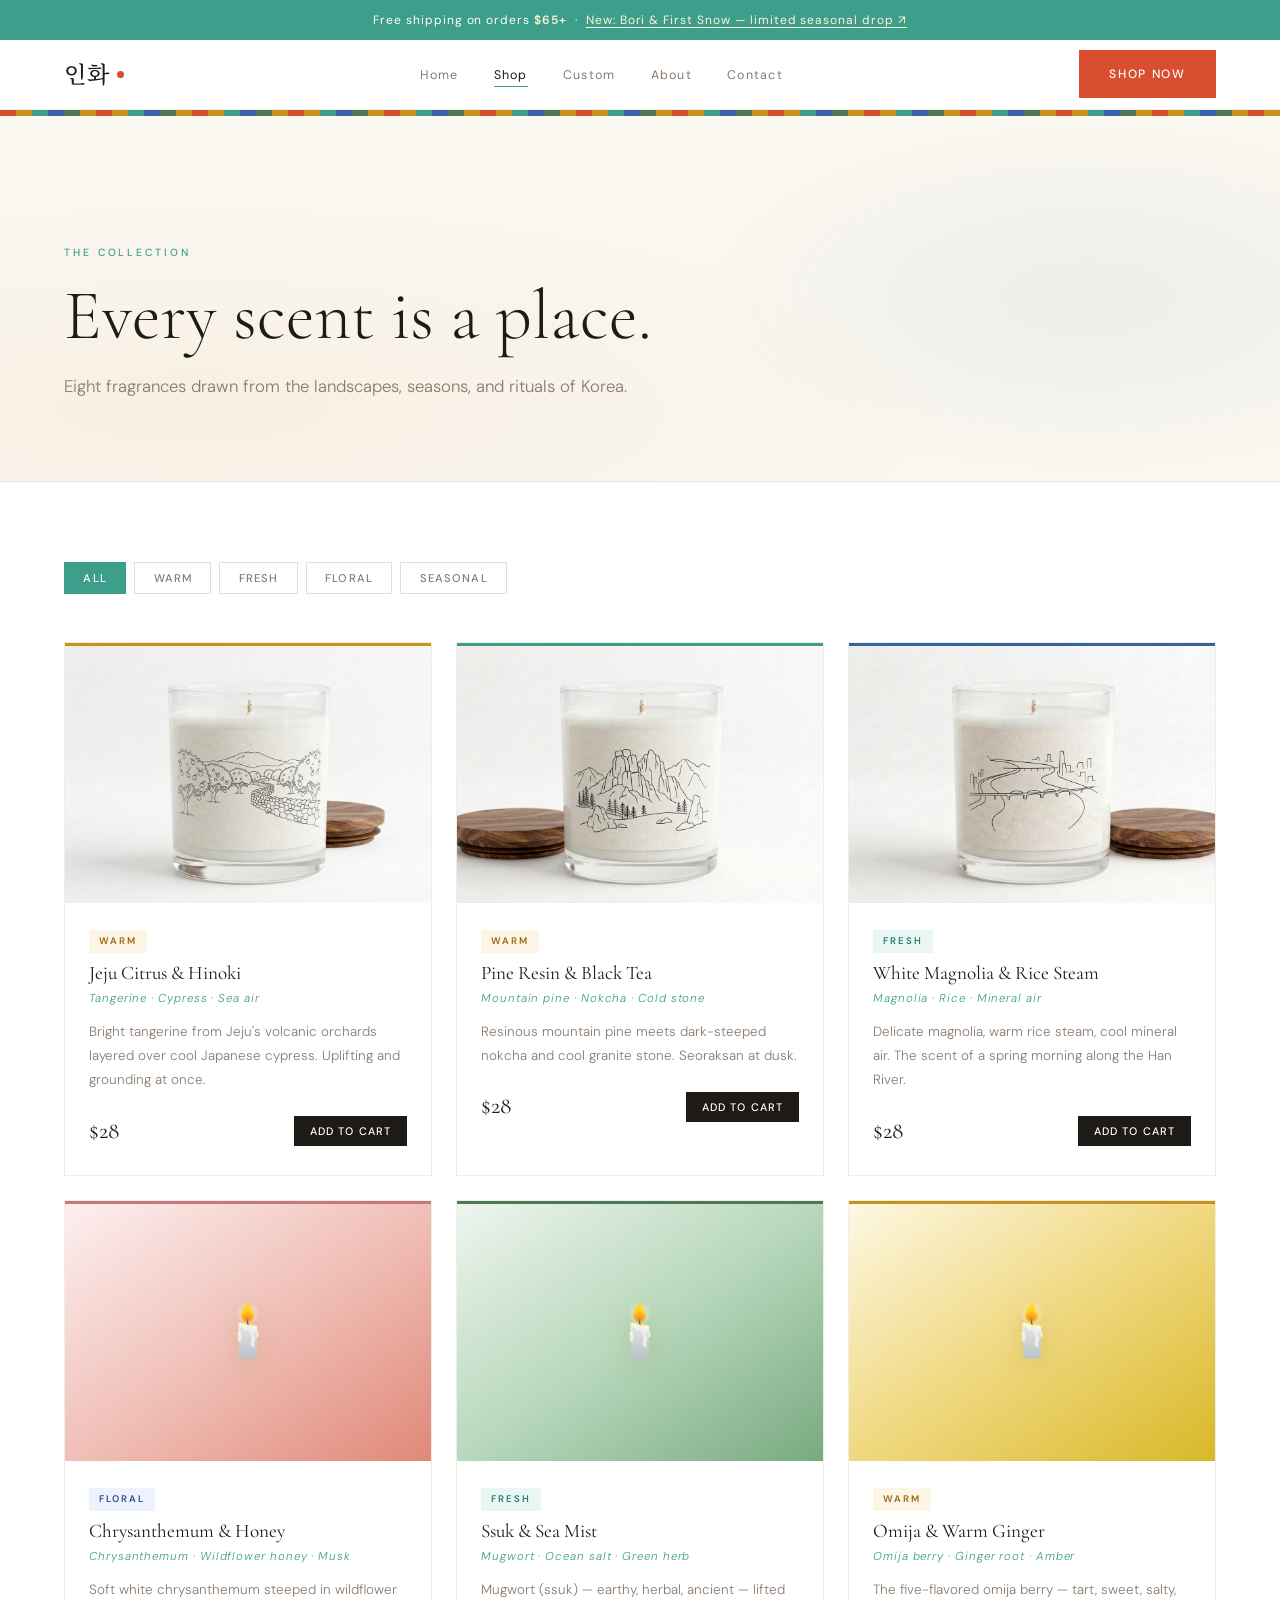
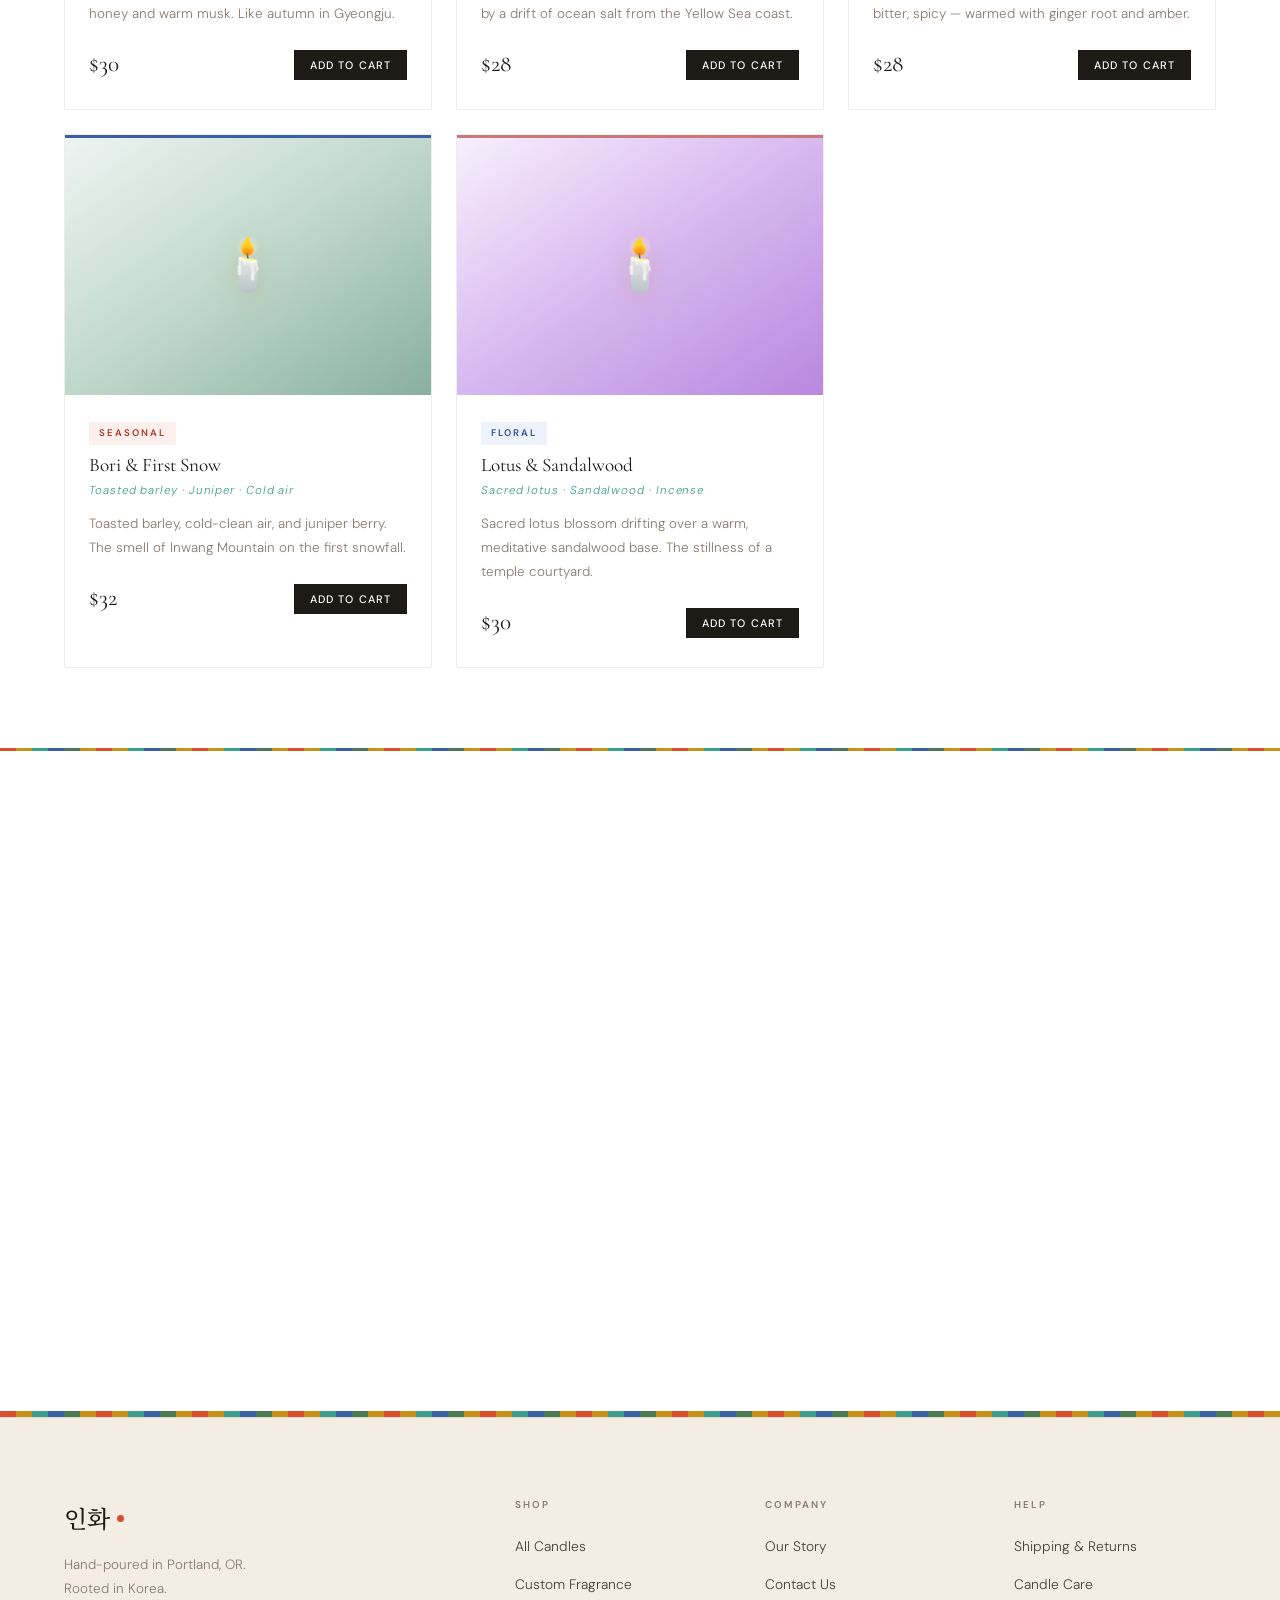
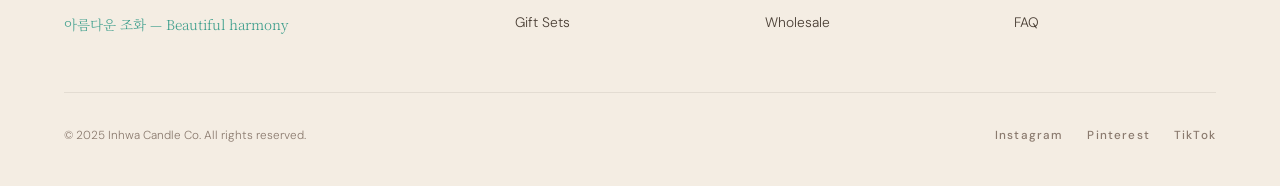
<file: shop.html>
<!DOCTYPE html>
<html lang="en">
<head>
  <meta charset="UTF-8" /><meta name="viewport" content="width=device-width, initial-scale=1.0" />
  <title>Shop — Inhwa Candles</title>
  <link rel="stylesheet" href="css/style.css" />
</head>
<body>
  <div class="announcement">Free shipping on orders <strong>$65+</strong> &nbsp;·&nbsp; <a href="shop.html">New: Bori & First Snow — limited seasonal drop ↗</a></div>
  <nav class="nav" id="nav">
    <a href="index.html" class="nav__logo">인화<span class="logo-dot"></span></a>
    <ul class="nav__links">
      <li><a href="index.html">Home</a></li><li><a href="shop.html" class="active">Shop</a></li>
      <li><a href="custom.html">Custom</a></li><li><a href="about.html">About</a></li><li><a href="contact.html">Contact</a></li>
    </ul>
    <a href="shop.html" class="btn nav__cta">Shop Now</a>
    <button class="nav__hamburger" id="hamburger"><span></span><span></span><span></span></button>
  </nav>
  <div class="dancheong-border"></div>

  <div class="page-hero">
    <div class="page-hero__inner">
      <span class="section-label">The Collection</span>
      <h1 class="page-hero__title">Every scent is a place.</h1>
      <p>Eight fragrances drawn from the landscapes, seasons, and rituals of Korea.</p>
    </div>
  </div>

  <section class="shop-section">
    <div class="shop-filters reveal">
      <button class="filter-btn active" data-filter="all">All</button>
      <button class="filter-btn" data-filter="warm">Warm</button>
      <button class="filter-btn" data-filter="fresh">Fresh</button>
      <button class="filter-btn" data-filter="floral">Floral</button>
      <button class="filter-btn" data-filter="seasonal">Seasonal</button>
    </div>
    <div class="shop-grid">

      <div class="card reveal" data-category="warm">
        <div class="card__stripe" style="background:var(--temple-gold)"></div>
        <div class="card__img"><img src="assets/images/hallabong.png" alt="Jeju Citrus & Hinoki candle" /></div>
        <div class="card__body">
          <span class="card__tag card__tag--warm">Warm</span>
          <h3 class="card__name">Jeju Citrus & Hinoki</h3>
          <p class="card__notes">Tangerine · Cypress · Sea air</p>
          <p class="card__desc">Bright tangerine from Jeju's volcanic orchards layered over cool Japanese cypress. Uplifting and grounding at once.</p>
          <div class="card__footer"><span class="card__price">$28</span><button class="btn btn--small" onclick="addToCart('Jeju Citrus & Hinoki',28)">Add to Cart</button></div>
        </div>
      </div>

      <div class="card reveal" data-category="warm">
        <div class="card__stripe" style="background:var(--temple-teal)"></div>
        <div class="card__img"><img src="assets/images/pine.png" alt="Pine Resin & Black Tea candle" /></div>
        <div class="card__body">
          <span class="card__tag card__tag--warm">Warm</span>
          <h3 class="card__name">Pine Resin & Black Tea</h3>
          <p class="card__notes">Mountain pine · Nokcha · Cold stone</p>
          <p class="card__desc">Resinous mountain pine meets dark-steeped nokcha and cool granite stone. Seoraksan at dusk.</p>
          <div class="card__footer"><span class="card__price">$28</span><button class="btn btn--small" onclick="addToCart('Pine Resin & Black Tea',28)">Add to Cart</button></div>
        </div>
      </div>

      <div class="card reveal" data-category="fresh">
        <div class="card__stripe" style="background:var(--temple-blue)"></div>
        <div class="card__img"><img src="assets/images/hanriver.png" alt="White Magnolia & Rice Steam candle" /></div>
        <div class="card__body">
          <span class="card__tag card__tag--fresh">Fresh</span>
          <h3 class="card__name">White Magnolia & Rice Steam</h3>
          <p class="card__notes">Magnolia · Rice · Mineral air</p>
          <p class="card__desc">Delicate magnolia, warm rice steam, cool mineral air. The scent of a spring morning along the Han River.</p>
          <div class="card__footer"><span class="card__price">$28</span><button class="btn btn--small" onclick="addToCart('White Magnolia & Rice Steam',28)">Add to Cart</button></div>
        </div>
      </div>

      <div class="card reveal" data-category="floral">
        <div class="card__stripe" style="background:var(--temple-pink)"></div>
        <div class="card__img"><div class="card__img-inner" style="background:linear-gradient(145deg,#fdf0f0,#f0c0b8,#e08878)"></div></div>
        <div class="card__body">
          <span class="card__tag card__tag--floral">Floral</span>
          <h3 class="card__name">Chrysanthemum & Honey</h3>
          <p class="card__notes">Chrysanthemum · Wildflower honey · Musk</p>
          <p class="card__desc">Soft white chrysanthemum steeped in wildflower honey and warm musk. Like autumn in Gyeongju.</p>
          <div class="card__footer"><span class="card__price">$30</span><button class="btn btn--small" onclick="addToCart('Chrysanthemum & Honey',30)">Add to Cart</button></div>
        </div>
      </div>

      <div class="card reveal" data-category="fresh">
        <div class="card__stripe" style="background:var(--temple-green)"></div>
        <div class="card__img"><div class="card__img-inner" style="background:linear-gradient(145deg,#eef5ef,#b8d8bc,#78aa80)"></div></div>
        <div class="card__body">
          <span class="card__tag card__tag--fresh">Fresh</span>
          <h3 class="card__name">Ssuk & Sea Mist</h3>
          <p class="card__notes">Mugwort · Ocean salt · Green herb</p>
          <p class="card__desc">Mugwort (ssuk) — earthy, herbal, ancient — lifted by a drift of ocean salt from the Yellow Sea coast.</p>
          <div class="card__footer"><span class="card__price">$28</span><button class="btn btn--small" onclick="addToCart('Ssuk & Sea Mist',28)">Add to Cart</button></div>
        </div>
      </div>

      <div class="card reveal" data-category="warm">
        <div class="card__stripe" style="background:var(--temple-gold)"></div>
        <div class="card__img"><div class="card__img-inner" style="background:linear-gradient(145deg,#fdf8e4,#f0d880,#d8b828)"></div></div>
        <div class="card__body">
          <span class="card__tag card__tag--warm">Warm</span>
          <h3 class="card__name">Omija & Warm Ginger</h3>
          <p class="card__notes">Omija berry · Ginger root · Amber</p>
          <p class="card__desc">The five-flavored omija berry — tart, sweet, salty, bitter, spicy — warmed with ginger root and amber.</p>
          <div class="card__footer"><span class="card__price">$28</span><button class="btn btn--small" onclick="addToCart('Omija & Warm Ginger',28)">Add to Cart</button></div>
        </div>
      </div>

      <div class="card reveal" data-category="seasonal">
        <div class="card__stripe" style="background:var(--temple-blue)"></div>
        <div class="card__img"><div class="card__img-inner" style="background:linear-gradient(145deg,#eef4f2,#c0d8cc,#88b0a0)"></div></div>
        <div class="card__body">
          <span class="card__tag card__tag--seasonal">Seasonal</span>
          <h3 class="card__name">Bori & First Snow</h3>
          <p class="card__notes">Toasted barley · Juniper · Cold air</p>
          <p class="card__desc">Toasted barley, cold-clean air, and juniper berry. The smell of Inwang Mountain on the first snowfall.</p>
          <div class="card__footer"><span class="card__price">$32</span><button class="btn btn--small" onclick="addToCart('Bori & First Snow',32)">Add to Cart</button></div>
        </div>
      </div>

      <div class="card reveal" data-category="floral">
        <div class="card__stripe" style="background:var(--temple-pink)"></div>
        <div class="card__img"><div class="card__img-inner" style="background:linear-gradient(145deg,#f8f0fc,#d8b8f0,#b888e0)"></div></div>
        <div class="card__body">
          <span class="card__tag card__tag--floral">Floral</span>
          <h3 class="card__name">Lotus & Sandalwood</h3>
          <p class="card__notes">Sacred lotus · Sandalwood · Incense</p>
          <p class="card__desc">Sacred lotus blossom drifting over a warm, meditative sandalwood base. The stillness of a temple courtyard.</p>
          <div class="card__footer"><span class="card__price">$30</span><button class="btn btn--small" onclick="addToCart('Lotus & Sandalwood',30)">Add to Cart</button></div>
        </div>
      </div>

    </div>
  </section>

  <div class="dancheong-border dancheong-border--thin"></div>

  <section class="gift-section reveal">
    <div class="gift-inner">
      <span class="section-label">Give the gift of calm</span>
      <h2>Curated Gift Sets</h2>
      <p>Three handpicked candles wrapped in hanji-textured paper and tied with a natural ramie ribbon.</p>
      <div class="gift-cards">
        <div class="gift-card"><h4>The Mountain Set</h4><p>Pine Resin & Black Tea · Bori & First Snow · Omija & Warm Ginger</p><span class="card__price">$78</span><button class="btn btn--small" onclick="addToCart('The Mountain Gift Set',78)" style="margin-top:0.75rem">Add to Cart</button></div>
        <div class="gift-card"><h4>The Garden Set</h4><p>White Magnolia & Rice Steam · Chrysanthemum & Honey · Lotus & Sandalwood</p><span class="card__price">$78</span><button class="btn btn--small" onclick="addToCart('The Garden Gift Set',78)" style="margin-top:0.75rem">Add to Cart</button></div>
      </div>
    </div>
  </section>

  <div class="cart-toast" id="cart-toast"><span id="cart-toast-msg">Added to cart!</span></div>
  <div class="dancheong-border"></div>

  <footer class="footer">
    <div class="footer__top">
      <div class="footer__brand"><span class="footer__logo">인화<span class="logo-dot"></span></span><p>Hand-poured in Portland, OR.<br>Rooted in Korea.</p><span class="footer__tagline">아름다운 조화 — Beautiful harmony</span></div>
      <div class="footer__links"><h4>Shop</h4><ul><li><a href="shop.html">All Candles</a></li><li><a href="custom.html">Custom Fragrance</a></li><li><a href="shop.html">Gift Sets</a></li></ul></div>
      <div class="footer__links"><h4>Company</h4><ul><li><a href="about.html">Our Story</a></li><li><a href="contact.html">Contact Us</a></li><li><a href="#">Wholesale</a></li></ul></div>
      <div class="footer__links"><h4>Help</h4><ul><li><a href="#">Shipping & Returns</a></li><li><a href="#">Candle Care</a></li><li><a href="#">FAQ</a></li></ul></div>
    </div>
    <div class="footer__bottom"><p>© 2025 Inhwa Candle Co. All rights reserved.</p><div class="footer__socials"><a href="#">Instagram</a><a href="#">Pinterest</a><a href="#">TikTok</a></div></div>
  </footer>
  <script src="js/main.js"></script><script src="js/shop.js"></script>
</body>
</html>
</file>
<file: css/style.css>
/* ============================================
   인화 INHWA — Light & Airy Redesign
   Aesthetic: Korean temple morning light
   Base: bright white / warm paper
   Accents: Dancheong temple palette
   ============================================ */

@import url('https://fonts.googleapis.com/css2?family=Cormorant+Garamond:ital,wght@0,300;0,400;0,500;1,300;1,400&family=Noto+Serif+KR:wght@300;400;500&family=DM+Sans:wght@300;400;500&display=swap');

:root {
  /* ── Temple Accent Palette ── */
  --temple-red:      #d94e2f;
  --temple-teal:     #3d9e8c;
  --temple-gold:     #c8911a;
  --temple-blue:     #3a5fa3;
  --temple-green:    #4d7a55;
  --temple-pink:     #c87878;

  /* Soft pastel tints */
  --tint-red:        #fdf0ec;
  --tint-teal:       #eaf6f4;
  --tint-gold:       #fdf6e6;
  --tint-blue:       #eef2fc;
  --tint-green:      #eef5ef;
  --tint-pink:       #fdf1f1;

  /* ── Light Base ── */
  --white:           #ffffff;
  --paper:           #fdf9f5;
  --warm-light:      #faf6f0;
  --linen:           #f4ede3;
  --parchment:       #ede4d6;

  /* ── Text ── */
  --ink:             #1e1a16;
  --ink-mid:         #4a3f35;
  --ink-soft:        #8a7a6e;
  --ink-faint:       #c0b0a4;
  --border:          rgba(30,26,22,0.08);
  --border-med:      rgba(30,26,22,0.14);

  /* ── Type ── */
  --font-display: 'Cormorant Garamond', 'Palatino Linotype', Georgia, serif;
  --font-korean:  'Noto Serif KR', serif;
  --font-body:    'DM Sans', system-ui, sans-serif;
  --ease:         cubic-bezier(0.16, 1, 0.3, 1);
}

*, *::before, *::after { box-sizing: border-box; margin: 0; padding: 0; }
html { scroll-behavior: smooth; font-size: 16px; }
body {
  font-family: var(--font-body);
  color: var(--ink);
  background: var(--white);
  line-height: 1.7;
  font-weight: 300;
  overflow-x: hidden;
}
img { display: block; max-width: 100%; }
a { color: inherit; text-decoration: none; }
ul { list-style: none; }
button { border: none; cursor: pointer; font-family: var(--font-body); background: none; }

/* === TYPOGRAPHY === */
h1, h2, h3 { font-family: var(--font-display); font-weight: 300; line-height: 1.1; color: var(--ink); }
h4 { font-family: var(--font-body); font-weight: 500; line-height: 1.4; }
h1 { font-size: clamp(2.8rem, 5.5vw, 5.5rem); }
h2 { font-size: clamp(2rem, 3.5vw, 3.2rem); }
h3 { font-size: clamp(1.4rem, 2vw, 1.8rem); }
p  { font-size: 0.95rem; color: var(--ink-soft); line-height: 1.8; max-width: 58ch; }
em { font-style: italic; color: var(--temple-red); }

.section-label {
  font-family: var(--font-body);
  font-size: 0.65rem;
  font-weight: 500;
  letter-spacing: 0.28em;
  text-transform: uppercase;
  color: var(--temple-teal);
  display: block;
  margin-bottom: 1rem;
}

/* === DANCHEONG STRIPE === */
.dancheong-border {
  height: 6px;
  background: repeating-linear-gradient(
    90deg,
    var(--temple-red)   0px,  var(--temple-red)   16px,
    var(--temple-gold)  16px, var(--temple-gold)   32px,
    var(--temple-teal)  32px, var(--temple-teal)   48px,
    var(--temple-blue)  48px, var(--temple-blue)   64px,
    var(--temple-green) 64px, var(--temple-green)  80px,
    var(--temple-gold)  80px, var(--temple-gold)   96px
  );
}
.dancheong-border--thin { height: 3px; }

/* === ANNOUNCEMENT BAR === */
.announcement {
  background: var(--temple-teal);
  color: white;
  text-align: center;
  padding: 0.6rem 2rem;
  font-size: 0.75rem;
  font-weight: 400;
  letter-spacing: 0.08em;
}
.announcement strong { font-weight: 600; color: #fff5d0; }
.announcement a { color: #fff5d0; text-decoration: underline; text-underline-offset: 3px; }

/* === NAV === */
.nav {
  position: sticky; top: 0; z-index: 100;
  display: flex; align-items: center; justify-content: space-between;
  padding: 0 5vw; height: 70px;
  background: rgba(255,255,255,0.95);
  backdrop-filter: blur(12px);
  -webkit-backdrop-filter: blur(12px);
  border-bottom: 1px solid var(--border);
  transition: box-shadow 0.3s;
}
.nav.scrolled { box-shadow: 0 2px 24px rgba(30,26,22,0.07); }

.nav__logo {
  font-family: var(--font-korean);
  font-size: 1.45rem; font-weight: 500;
  color: var(--ink); letter-spacing: 0.03em;
  display: flex; align-items: center; gap: 0.45rem;
}
.nav__logo .logo-dot { width: 7px; height: 7px; border-radius: 50%; background: var(--temple-red); display: inline-block; }

.nav__links { display: flex; gap: 2.2rem; align-items: center; }
.nav__links a {
  font-size: 0.78rem; font-weight: 400; letter-spacing: 0.1em;
  color: var(--ink-soft); transition: color 0.2s;
  position: relative; padding-bottom: 2px;
}
.nav__links a::after {
  content: ''; position: absolute; bottom: -2px; left: 0; right: 100%;
  height: 1.5px; background: var(--temple-teal); transition: right 0.3s var(--ease);
}
.nav__links a:hover { color: var(--ink); }
.nav__links a:hover::after, .nav__links a.active::after { right: 0; }
.nav__links a.active { color: var(--ink); }

.nav__cta {
  font-size: 0.72rem; font-weight: 500; letter-spacing: 0.12em; text-transform: uppercase;
  padding: 0.55rem 1.4rem; background: var(--temple-red); color: white;
  transition: background 0.2s, transform 0.2s;
}
.nav__cta:hover { background: #c0401e; transform: translateY(-1px); }
.nav__hamburger { display: none; flex-direction: column; gap: 5px; width: 26px; }
.nav__hamburger span { height: 1.5px; background: var(--ink); display: block; transition: all 0.3s; }

/* === HERO === */
.hero {
  min-height: 90vh; background: var(--white);
  display: grid; grid-template-columns: 1fr 1fr;
  align-items: stretch; position: relative; overflow: hidden;
}
.hero__left {
  display: flex; flex-direction: column; justify-content: center;
  padding: 7rem 6vw 6rem; position: relative; z-index: 2;
}
.hero__right {
  background: var(--warm-light);
  position: relative; overflow: hidden;
  display: flex; align-items: center; justify-content: center;
}
.hero__right::before {
  content: ''; position: absolute; inset: 0;
  background:
    radial-gradient(ellipse 80% 70% at 55% 45%, rgba(61,158,140,0.10) 0%, transparent 65%),
    radial-gradient(ellipse 60% 50% at 80% 75%, rgba(200,145,26,0.08) 0%, transparent 55%),
    radial-gradient(ellipse 50% 60% at 20% 30%, rgba(217,78,47,0.06) 0%, transparent 55%);
}
.hero__arc {
  position: absolute; border-radius: 50%;
}
.hero__arc:nth-child(1) { width:480px;height:480px; border:1px solid rgba(61,158,140,0.10); }
.hero__arc:nth-child(2) { width:340px;height:340px; border:1px solid rgba(200,145,26,0.12); }
.hero__arc:nth-child(3) { width:200px;height:200px; border:1px solid rgba(217,78,47,0.12); }

.hero__petal {
  position: absolute; width: 28px; height: 46px;
  border-radius: 50% 50% 50% 0; opacity: 0.14;
  animation: petalFloat 8s ease-in-out infinite;
}
.hero__petal:nth-child(4) { background: var(--temple-red);  top:18%; left:14%; animation-delay:0s;   transform:rotate(25deg); }
.hero__petal:nth-child(5) { background: var(--temple-gold); top:68%; right:14%;animation-delay:2.5s; transform:rotate(-40deg); width:18px;height:30px; }
.hero__petal:nth-child(6) { background: var(--temple-teal); top:42%; left:8%;  animation-delay:5s;   transform:rotate(60deg); width:14px;height:24px; }

@keyframes petalFloat {
  0%,100% { transform: translateY(0) rotate(25deg); opacity: 0.12; }
  50%      { transform: translateY(-14px) rotate(30deg); opacity: 0.22; }
}

.candle-wrap { position: relative; z-index: 2; display: flex; flex-direction: column; align-items: center; }
.candle__glow {
  position: absolute; bottom: 20%; left: 50%; transform: translateX(-50%);
  width: 220px; height: 220px; border-radius: 50%;
  background: radial-gradient(ellipse, rgba(255,200,60,0.22) 0%, transparent 70%);
  animation: glowBreathe 3.5s ease-in-out infinite; pointer-events: none;
}
@keyframes glowBreathe {
  0%,100% { opacity:0.7; transform:translateX(-50%) scale(1); }
  50%      { opacity:1;   transform:translateX(-50%) scale(1.15); }
}
.candle__body {
  width: 78px; height: 200px;
  background: linear-gradient(to right, #d4b896 0%, #ead4b0 25%, #f7ecd8 50%, #e8d0a8 75%, #cca880 100%);
  border-radius: 4px 4px 3px 3px;
  box-shadow: 0 20px 60px rgba(180,140,80,0.15), inset 2px 0 10px rgba(255,255,255,0.3);
  position: relative;
}
.candle__body::before {
  content: ''; position: absolute; bottom: 28px; left: 0; right: 0; height: 22px;
  background: repeating-linear-gradient(90deg,
    rgba(217,78,47,0.6)  0px, rgba(217,78,47,0.6)  5px,
    rgba(200,145,26,0.6) 5px, rgba(200,145,26,0.6) 10px,
    rgba(61,158,140,0.6) 10px,rgba(61,158,140,0.6) 15px,
    rgba(58,95,163,0.5)  15px,rgba(58,95,163,0.5)  20px
  ); opacity: 0.7;
}
.candle__wick {
  position: absolute; top: -18px; left: 50%; transform: translateX(-50%);
  width: 2px; height: 20px; background: linear-gradient(to top, #5a3a18, #2a1808); border-radius: 1px;
}
.candle__flame-wrap { position: absolute; bottom: 100%; left: 50%; transform: translateX(-50%); padding-bottom: 2px; }
.candle__flame {
  width: 24px; height: 40px;
  background: radial-gradient(ellipse 55% 100% at 50% 100%, #ffd060, #ff8020 50%, rgba(255,80,0,0.4) 80%, transparent);
  border-radius: 50% 50% 25% 25% / 60% 60% 35% 35%;
  animation: flameDance 2.8s ease-in-out infinite; filter: blur(0.5px);
}
.candle__flame-inner {
  position: absolute; bottom: 4px; left: 50%; transform: translateX(-50%);
  width: 10px; height: 18px;
  background: radial-gradient(ellipse at 50% 80%, #fffce0, #ffe868 60%, transparent);
  border-radius: 50% 50% 25% 25%;
  animation: flameDance 2.2s ease-in-out 0.3s infinite;
}
@keyframes flameDance {
  0%,100% { transform:scaleX(1)    scaleY(1)    rotate(0deg); }
  25%      { transform:scaleX(1.04) scaleY(0.97) rotate(-1.5deg); }
  60%      { transform:scaleX(0.96) scaleY(1.03) rotate(1.8deg); }
}

.hero__eyebrow {
  font-size: 0.68rem; letter-spacing: 0.26em; text-transform: uppercase;
  color: var(--temple-teal); margin-bottom: 1.6rem;
  display: flex; align-items: center; gap: 0.8rem; max-width: none;
}
.hero__eyebrow::before { content:''; width:28px; height:1.5px; background:var(--temple-teal); display:block; flex-shrink:0; }
.hero__title { color: var(--ink); font-weight: 300; margin-bottom: 0.3rem; }
.hero__title--sub { display: block; color: var(--temple-red); font-style: italic; }
.hero__korean { font-family: var(--font-korean); font-size: clamp(0.9rem,1.5vw,1.2rem); color: var(--ink-faint); letter-spacing: 0.12em; margin-bottom: 2.2rem; margin-top: 0.3rem; display: block; }
.hero__sub { font-size: 1rem; color: var(--ink-soft); max-width: 44ch; margin-bottom: 3rem; line-height: 1.85; }
.hero__actions { display: flex; gap: 1rem; flex-wrap: wrap; }

/* === BUTTONS === */
.btn {
  display: inline-block; padding: 0.85rem 1.9rem;
  font-family: var(--font-body); font-size: 0.75rem; font-weight: 500;
  letter-spacing: 0.14em; text-transform: uppercase;
  transition: all 0.24s var(--ease); cursor: pointer; border: none;
}
.btn--primary { background: var(--temple-red); color: white; }
.btn--primary:hover { background: #c0401e; transform: translateY(-2px); box-shadow: 0 8px 24px rgba(217,78,47,0.28); }
.btn--ghost { background: transparent; color: var(--ink); border: 1.5px solid var(--border-med); }
.btn--ghost:hover { border-color: var(--temple-teal); color: var(--temple-teal); }
.btn--outline { background: transparent; color: var(--ink); border: 1.5px solid var(--border-med); }
.btn--outline:hover { border-color: var(--temple-red); color: var(--temple-red); }
.btn--teal { background: var(--temple-teal); color: white; }
.btn--teal:hover { background: #358a79; transform: translateY(-2px); box-shadow: 0 8px 24px rgba(61,158,140,0.28); }
.btn--dark { background: var(--ink); color: white; }
.btn--dark:hover { background: var(--ink-mid); transform: translateY(-1px); }
.btn--small { padding: 0.5rem 1rem; font-size: 0.68rem; background: var(--ink); color: white; letter-spacing: 0.1em; }
.btn--small:hover { background: var(--temple-teal); }
.btn--full { width: 100%; text-align: center; }

/* === SCENT STRIP === */
.scent-strip { background: var(--white); border-top: 1px solid var(--border); border-bottom: 1px solid var(--border); padding: 2.2rem 5vw; }
.scent-strip__label { text-align: center; margin-bottom: 1.6rem; }
.scent-strip__track { display: flex; gap: 0.75rem; justify-content: center; flex-wrap: wrap; }
.scent-pill {
  display: flex; align-items: center; gap: 0.55rem;
  padding: 0.55rem 1.1rem; border: 1.5px solid var(--border-med);
  font-size: 0.73rem; font-weight: 500; letter-spacing: 0.08em;
  background: var(--white); cursor: pointer; transition: all 0.2s; color: var(--ink-mid);
}
.scent-pill:hover { border-color: var(--temple-teal); color: var(--temple-teal); background: var(--tint-teal); }
.scent-pill__dot { width: 9px; height: 9px; border-radius: 50%; flex-shrink: 0; }

/* === FEATURES === */
.features { background: var(--paper); padding: 5.5rem 5vw; }
.features__grid { display: grid; grid-template-columns: repeat(auto-fit, minmax(220px,1fr)); gap:0; max-width:1080px; margin:0 auto; }
.feature { text-align:center; padding:2.5rem 2.5rem; border-right:1px solid var(--border); }
.feature:last-child { border-right:none; }
.feature__icon { font-size:2rem; margin-bottom:1.2rem; display:block; }
.feature h3 { font-size:1rem; font-family:var(--font-body); font-weight:600; margin-bottom:0.6rem; color:var(--ink); letter-spacing:0; }
.feature p { font-size:0.84rem; margin:0 auto; max-width:26ch; }

/* === PRODUCTS === */
.products { padding:7rem 5vw; background:var(--white); }
.products__header { display:flex; align-items:flex-end; justify-content:space-between; margin-bottom:3.5rem; max-width:1200px; margin-left:auto; margin-right:auto; flex-wrap:wrap; gap:1rem; }
.products__header h2 { margin:0; }
.products__grid { display:grid; grid-template-columns:repeat(3,1fr); gap:1.5rem; max-width:1200px; margin:0 auto; }
.products__cta { text-align:center; margin-top:3rem; }

/* === CARDS === */
.card {
  background: var(--white); border: 1px solid var(--border); position: relative;
  transition: transform 0.4s var(--ease), box-shadow 0.4s var(--ease); overflow: hidden;
}
.card:hover { transform: translateY(-5px); box-shadow: 0 12px 48px rgba(30,26,22,0.08); }
.card:hover .card__img-inner { transform: scale(1.04); }
.card__img { height: 260px; overflow: hidden; position: relative; background: var(--paper); }
.card__img img { width:100%; height:100%; object-fit:cover; object-position:center; transition:transform 0.6s var(--ease); display:block; }
.card:hover .card__img img { transform: scale(1.04); }
.card__img-inner {
  width:100%; height:100%; transition:transform 0.6s var(--ease);
  position:relative; display:flex; align-items:center; justify-content:center;
}
.card__img-inner::after { content:'🕯️'; font-size:3.2rem; filter:drop-shadow(0 4px 12px rgba(180,140,60,0.25)); position:relative; z-index:1; }
.card__stripe { position:absolute; top:0; left:0; right:0; height:3px; z-index:2; }
.card__body { padding:1.4rem 1.5rem 1.5rem; }
.card__tag {
  font-size:0.6rem; font-weight:600; letter-spacing:0.2em; text-transform:uppercase;
  display:inline-block; margin-bottom:0.6rem; padding:0.22rem 0.65rem;
}
.card__tag--warm     { color:#9a6810; background:var(--tint-gold); }
.card__tag--fresh    { color:#2a7a6c; background:var(--tint-teal); }
.card__tag--floral   { color:#2e4d98; background:var(--tint-blue); }
.card__tag--seasonal { color:#b03820; background:var(--tint-red);  }
.card__tag--earthy   { color:#376040; background:var(--tint-green);}
.card__name { font-size:1.2rem; margin-bottom:0.35rem; color:var(--ink); font-weight:400; }
.card__notes { font-size:0.72rem; color:var(--temple-teal); letter-spacing:0.08em; margin-bottom:0.6rem; font-style:italic; }
.card__desc { font-size:0.84rem; margin-bottom:1.2rem; max-width:none; color:var(--ink-soft); }
.card__footer { display:flex; align-items:center; justify-content:space-between; }
.card__price { font-family:var(--font-display); font-size:1.45rem; font-weight:400; color:var(--ink); }

/* === QUOTE BANNER === */
.quote {
  background: var(--warm-light); position: relative; overflow: hidden;
  padding: 7rem 5vw; border-top: 1px solid var(--border); border-bottom: 1px solid var(--border);
}
.quote::before {
  content:''; position:absolute; inset:0;
  background:
    radial-gradient(ellipse 70% 60% at 15% 50%, rgba(61,158,140,0.06) 0%, transparent 60%),
    radial-gradient(ellipse 50% 70% at 85% 50%, rgba(200,145,26,0.06) 0%, transparent 60%);
  pointer-events:none;
}
.quote::after {
  content:''; position:absolute; inset:0;
  background-image:
    repeating-linear-gradient(0deg,  rgba(61,158,140,0.04) 0px, rgba(61,158,140,0.04) 1px, transparent 1px, transparent 48px),
    repeating-linear-gradient(90deg, rgba(61,158,140,0.04) 0px, rgba(61,158,140,0.04) 1px, transparent 1px, transparent 48px);
  pointer-events:none;
}
.quote__inner { position:relative; z-index:1; text-align:center; max-width:760px; margin:0 auto; }
.quote__hangul { font-family:var(--font-korean); font-size:clamp(1.6rem,3vw,2.8rem); font-weight:300; color:var(--ink); display:block; margin-bottom:1.25rem; letter-spacing:0.1em; }
.quote__translation { font-family:var(--font-display); font-size:clamp(1.05rem,2vw,1.4rem); font-style:italic; color:var(--ink-soft); display:block; margin-bottom:0.75rem; }
.quote__source { font-size:0.68rem; font-weight:500; letter-spacing:0.24em; text-transform:uppercase; color:var(--temple-teal); }

/* === PRESS === */
.press { background:var(--white); padding:4rem 5vw; border-bottom:1px solid var(--border); }
.press__inner { max-width:1100px; margin:0 auto; display:grid; grid-template-columns:repeat(auto-fit,minmax(240px,1fr)); }
.press__item { text-align:center; padding:2rem 2.5rem; border-right:1px solid var(--border); }
.press__item:last-child { border-right:none; }
.press__outlet { font-size:0.6rem; font-weight:600; letter-spacing:0.24em; text-transform:uppercase; color:var(--temple-teal); display:block; margin-bottom:0.75rem; }
.press__quote { font-family:var(--font-display); font-size:1.05rem; font-style:italic; color:var(--ink); max-width:30ch; margin:0 auto; line-height:1.55; }

/* === TESTIMONIALS === */
.testimonials { padding:7rem 5vw; background:var(--paper); }
.testimonials__header { text-align:center; margin-bottom:3.5rem; }
.testimonials__grid { display:grid; grid-template-columns:repeat(auto-fit,minmax(280px,1fr)); gap:1.5rem; max-width:1100px; margin:0 auto; }
.testimonial { background:var(--white); padding:2rem 2rem 1.8rem; border:1px solid var(--border); border-top:3px solid var(--temple-teal); }
.testimonial:nth-child(2) { border-top-color:var(--temple-red); }
.testimonial:nth-child(3) { border-top-color:var(--temple-gold); }
.testimonial__stars { color:var(--temple-gold); font-size:0.88rem; letter-spacing:0.12em; margin-bottom:1rem; }
.testimonial p { font-style:italic; font-family:var(--font-display); font-size:1.05rem; color:var(--ink); max-width:none; margin-bottom:1.25rem; line-height:1.65; }
.testimonial cite { font-size:0.7rem; font-weight:600; letter-spacing:0.14em; color:var(--ink-soft); text-transform:uppercase; }

/* === INGREDIENTS === */
.ingredients { background:var(--linen); padding:5rem 5vw; border-top:1px solid var(--border); border-bottom:1px solid var(--border); }
.ingredients__inner { max-width:1100px; margin:0 auto; display:flex; align-items:center; gap:5rem; flex-wrap:wrap; justify-content:center; }
.ingredients__text { flex:1; min-width:260px; }
.ingredients__text h3 { font-size:1.9rem; color:var(--ink); margin-bottom:0.75rem; }
.ingredients__text p { color:var(--ink-soft); max-width:38ch; }
.ingredients__badges { display:flex; flex-wrap:wrap; gap:0.75rem; flex:1; min-width:260px; justify-content:center; }
.badge { display:flex; align-items:center; gap:0.5rem; padding:0.6rem 1.1rem; border:1.5px solid var(--border-med); background:var(--white); font-size:0.7rem; font-weight:500; letter-spacing:0.1em; text-transform:uppercase; color:var(--ink-mid); transition:border-color 0.2s, color 0.2s; }
.badge:hover { border-color:var(--temple-teal); color:var(--temple-teal); }
.badge__icon { font-size:1rem; }

/* === NEWSLETTER === */
.newsletter { padding:7rem 5vw; background:var(--white); position:relative; overflow:hidden; }
.newsletter::before {
  content:'인화'; position:absolute; right:6%; top:50%; transform:translateY(-50%);
  font-family:var(--font-korean); font-size:clamp(8rem,18vw,18rem); font-weight:500;
  color:var(--temple-teal); opacity:0.03; line-height:1; pointer-events:none; user-select:none;
}
.newsletter__inner { text-align:center; max-width:520px; margin:0 auto; position:relative; z-index:1; }
.newsletter__inner h2 { margin-bottom:0.75rem; }
.newsletter__inner > p { margin:0 auto 2.5rem; }
.newsletter__form { display:flex; border:1.5px solid var(--border-med); background:var(--white); overflow:hidden; transition:border-color 0.2s; }
.newsletter__form:focus-within { border-color:var(--temple-teal); }
.newsletter__form input { flex:1; padding:0.9rem 1.25rem; font-family:var(--font-body); font-size:0.9rem; border:none; background:transparent; color:var(--ink); outline:none; }
.newsletter__form .btn { border-radius:0; }
.newsletter__note { margin-top:1.25rem; color:var(--temple-teal); font-size:0.85rem; max-width:none; }

/* === FOOTER === */
.footer { background:var(--linen); color:var(--ink); padding:5rem 5vw 2.5rem; border-top:1px solid var(--border); }
.footer__top { display:grid; grid-template-columns:2fr 1fr 1fr 1fr; gap:3rem; padding-bottom:3.5rem; border-bottom:1px solid var(--border); margin-bottom:2rem; }
.footer__logo { font-family:var(--font-korean); font-size:1.5rem; font-weight:500; display:flex; align-items:center; gap:0.45rem; margin-bottom:0.9rem; color:var(--ink); }
.footer__logo .logo-dot { width:7px; height:7px; border-radius:50%; background:var(--temple-red); display:inline-block; }
.footer__brand > p { font-size:0.84rem; color:var(--ink-soft); max-width:26ch; }
.footer__tagline { font-family:var(--font-korean); font-size:0.85rem; color:var(--temple-teal); margin-top:0.75rem; display:block; }
.footer__links h4 { font-size:0.62rem; font-weight:600; letter-spacing:0.2em; text-transform:uppercase; color:var(--ink-soft); margin-bottom:1.25rem; }
.footer__links ul { display:flex; flex-direction:column; gap:0.7rem; }
.footer__links a { font-size:0.86rem; color:var(--ink-mid); transition:color 0.2s; }
.footer__links a:hover { color:var(--temple-red); }
.footer__bottom { display:flex; align-items:center; justify-content:space-between; flex-wrap:wrap; gap:1rem; }
.footer__bottom p { font-size:0.73rem; color:var(--ink-soft); max-width:none; }
.footer__socials { display:flex; gap:1.5rem; }
.footer__socials a { font-size:0.73rem; font-weight:500; letter-spacing:0.1em; color:var(--ink-soft); transition:color 0.2s; }
.footer__socials a:hover { color:var(--temple-teal); }

/* === PAGE HERO (inner pages) === */
.page-hero { background:var(--warm-light); padding:8rem 5vw 5rem; position:relative; overflow:hidden; border-bottom:1px solid var(--border); }
.page-hero::before { content:''; position:absolute; inset:0; background: radial-gradient(ellipse 50% 80% at 85% 50%, rgba(61,158,140,0.08) 0%, transparent 60%), radial-gradient(ellipse at 15% 80%, rgba(200,145,26,0.06) 0%, transparent 50%); }
.page-hero__inner { position:relative; z-index:1; max-width:680px; }
.page-hero__title { color:var(--ink); margin-bottom:1rem; }
.page-hero p { color:var(--ink-soft); font-size:1.05rem; max-width:none; }

/* === SHOP === */
.shop-section { padding:5rem 5vw; max-width:1300px; margin:0 auto; }
.shop-filters { display:flex; gap:0.5rem; flex-wrap:wrap; margin-bottom:3rem; }
.filter-btn { padding:0.5rem 1.15rem; font-family:var(--font-body); font-size:0.7rem; font-weight:500; letter-spacing:0.1em; text-transform:uppercase; border:1.5px solid var(--border-med); color:var(--ink-soft); transition:all 0.2s; background:var(--white); }
.filter-btn:hover { border-color:var(--temple-teal); color:var(--temple-teal); }
.filter-btn.active { border-color:var(--temple-teal); background:var(--temple-teal); color:white; }
.shop-grid { display:grid; grid-template-columns:repeat(auto-fill,minmax(280px,1fr)); gap:1.5rem; }
.card.hidden { display:none; }

.gift-section { background:var(--paper); padding:6rem 5vw; border-top:1px solid var(--border); }
.gift-inner { max-width:960px; margin:0 auto; }
.gift-inner h2 { margin-bottom:1rem; }
.gift-inner > p { margin-bottom:3rem; }
.gift-cards { display:grid; grid-template-columns:repeat(auto-fit,minmax(300px,1fr)); gap:1.5rem; }
.gift-card { background:var(--white); border:1px solid var(--border); border-top:3px solid var(--temple-gold); padding:2rem 2rem 1.75rem; }
.gift-card:nth-child(2) { border-top-color:var(--temple-teal); }
.gift-card h4 { font-size:1.2rem; font-family:var(--font-display); margin-bottom:0.5rem; color:var(--ink); }
.gift-card p { font-size:0.85rem; margin-bottom:1.25rem; max-width:none; font-style:italic; color:var(--ink-soft); }
.gift-card .card__price { display:block; margin-bottom:1rem; }

.cart-toast { position:fixed; bottom:2rem; right:2rem; background:var(--white); color:var(--ink); padding:1rem 1.5rem; font-size:0.82rem; letter-spacing:0.06em; transform:translateY(100px); opacity:0; transition:all 0.4s var(--ease); z-index:200; border-left:3px solid var(--temple-teal); box-shadow:0 8px 32px rgba(30,26,22,0.1); }
.cart-toast.show { transform:translateY(0); opacity:1; }

/* === ABOUT === */
.about-section { padding:7rem 5vw; max-width:1200px; margin:0 auto; }
.about-grid { display:grid; grid-template-columns:1fr 1fr; gap:7rem; align-items:center; }
.about-text h2 { margin-bottom:1.5rem; }
.about-text p { margin-bottom:1.25rem; }
.about-visual { position:relative; }
.about-img-card { position:relative; }
.about-img-card::before { content:''; position:absolute; top:18px; right:-18px; bottom:-18px; left:18px; background:var(--tint-teal); border:1px solid var(--border); z-index:0; }
.about-img { height:460px; position:relative; z-index:1; background:linear-gradient(150deg, #e8f5f2 0%, #b8e0d8 40%, #7ac2b0 80%, #4a9e8a 100%); display:flex; align-items:center; justify-content:center; overflow:hidden; }
.about-img::before { content:''; position:absolute; inset:0; background-image: repeating-linear-gradient(45deg, rgba(200,145,26,0.06) 0px, rgba(200,145,26,0.06) 1.5px, transparent 1.5px, transparent 28px), repeating-linear-gradient(-45deg, rgba(217,78,47,0.05) 0px, rgba(217,78,47,0.05) 1.5px, transparent 1.5px, transparent 28px); }
.about-img::after { content:'🕯️'; font-size:5rem; position:relative; z-index:1; filter:drop-shadow(0 6px 18px rgba(180,130,60,0.2)); }

.values-section { padding:7rem 5vw; background:var(--paper); }
.values-header { max-width:1100px; margin:0 auto 4rem; }
.values-grid { display:grid; grid-template-columns:repeat(auto-fit,minmax(240px,1fr)); gap:1.5rem; max-width:1100px; margin:0 auto; }
.value-card { padding:2.5rem 2rem; background:var(--white); border:1px solid var(--border); border-top:3px solid var(--temple-teal); }
.value-card:nth-child(2) { border-top-color:var(--temple-red); }
.value-card:nth-child(3) { border-top-color:var(--temple-gold); }
.value-card:nth-child(4) { border-top-color:var(--temple-blue); }
.value-number { display:block; font-family:var(--font-display); font-size:2.8rem; color:var(--temple-teal); opacity:0.18; line-height:1; margin-bottom:0.5rem; }
.value-card:nth-child(2) .value-number { color:var(--temple-red); }
.value-card:nth-child(3) .value-number { color:var(--temple-gold); }
.value-card:nth-child(4) .value-number { color:var(--temple-blue); }
.value-card h3 { font-size:1.05rem; margin-bottom:0.75rem; font-family:var(--font-body); font-weight:600; color:var(--ink); }
.value-card p { max-width:none; }

.process-section { padding:7rem 5vw; max-width:1100px; margin:0 auto; }
.process-header { margin-bottom:4rem; }
.process-steps { display:flex; flex-direction:column; }
.process-step { display:grid; grid-template-columns:70px 1fr; gap:2.5rem; align-items:flex-start; padding:2.5rem 0; border-bottom:1px solid var(--border); }
.step-num { font-family:var(--font-display); font-size:3.5rem; color:var(--temple-teal); opacity:0.22; line-height:1; }
.step-content h4 { font-size:1.25rem; font-family:var(--font-display); margin-bottom:0.5rem; font-weight:400; }
.step-content p { max-width:none; }

.cta-strip { background:var(--warm-light); padding:6rem 5vw; border-top:1px solid var(--border); border-bottom:1px solid var(--border); }
.cta-strip__inner { text-align:center; }
.cta-strip h2 { color:var(--ink); margin-bottom:2rem; }

/* === CONTACT === */
.contact-section { padding:7rem 5vw; max-width:1100px; margin:0 auto; }
.contact-grid { display:grid; grid-template-columns:1fr 1.5fr; gap:6rem; }
.contact-info h2 { margin-bottom:1.25rem; }
.contact-info > p { margin-bottom:2.5rem; }
.contact-detail { margin-bottom:1.5rem; }
.contact-detail__label { display:block; font-size:0.62rem; font-weight:600; letter-spacing:0.2em; text-transform:uppercase; color:var(--temple-teal); margin-bottom:0.3rem; }
.contact-detail a, .contact-detail span { font-size:0.95rem; color:var(--ink-mid); }
.contact-socials { display:flex; gap:1.25rem; margin-top:2.5rem; flex-wrap:wrap; }
.contact-social { font-size:0.7rem; font-weight:600; letter-spacing:0.14em; text-transform:uppercase; color:var(--ink-soft); padding-bottom:2px; border-bottom:1.5px solid var(--border-med); transition:color 0.2s, border-color 0.2s; }
.contact-social:hover { color:var(--temple-teal); border-color:var(--temple-teal); }

.contact-form-wrap { background:var(--white); border:1px solid var(--border); border-top:3px solid var(--temple-teal); padding:2.5rem; }
.form-group { margin-bottom:1.5rem; }
.form-group label { display:block; font-size:0.62rem; font-weight:600; letter-spacing:0.16em; text-transform:uppercase; color:var(--ink-soft); margin-bottom:0.5rem; }
.form-group input, .form-group select, .form-group textarea { width:100%; padding:0.85rem 1rem; font-family:var(--font-body); font-size:0.9rem; border:1.5px solid var(--border-med); background:var(--paper); color:var(--ink); outline:none; transition:border-color 0.2s, background 0.2s; resize:vertical; appearance:none; }
.form-group input:focus, .form-group select:focus, .form-group textarea:focus { border-color:var(--temple-teal); background:var(--white); }
.form-success { text-align:center; color:var(--temple-teal); font-size:0.88rem; margin-top:1rem; max-width:none; }

.faq-section { padding:7rem 5vw; background:var(--paper); }
.faq-header { text-align:center; margin-bottom:4rem; }
.faq-list { max-width:720px; margin:0 auto; }
.faq-item { border-bottom:1px solid var(--border); }
.faq-q { width:100%; text-align:left; padding:1.5rem 0; font-family:var(--font-display); font-size:1.15rem; font-weight:400; color:var(--ink); cursor:pointer; display:flex; justify-content:space-between; align-items:center; gap:1rem; transition:color 0.2s; }
.faq-q:hover { color:var(--temple-teal); }
.faq-q::after { content:'+'; font-family:var(--font-body); font-size:1.2rem; font-weight:300; flex-shrink:0; transition:transform 0.3s; color:var(--temple-teal); }
.faq-q.open::after { transform:rotate(45deg); }
.faq-a { max-height:0; overflow:hidden; transition:max-height 0.4s var(--ease); }
.faq-a p { padding-bottom:1.5rem; max-width:none; }

/* === REVEAL === */
.reveal { opacity:0; transform:translateY(24px); transition:opacity 0.7s var(--ease), transform 0.7s var(--ease); }
.reveal.visible { opacity:1; transform:translateY(0); }

/* === RESPONSIVE === */
@media (max-width: 960px) {
  .hero { grid-template-columns:1fr; min-height:auto; }
  .hero__left { padding:7rem 5vw 3rem; }
  .hero__right { height:340px; }
  .products__grid { grid-template-columns:repeat(2,1fr); }
  .footer__top { grid-template-columns:1fr 1fr; }
  .about-grid { grid-template-columns:1fr; gap:3rem; }
  .contact-grid { grid-template-columns:1fr; gap:3rem; }
}
@media (max-width: 680px) {
  .nav__links { display:none; }
  .nav__cta { display:none; }
  .nav__hamburger { display:flex; }
  .nav__links.open { display:flex; flex-direction:column; position:fixed; inset:0; top:70px; background:rgba(255,255,255,0.97); backdrop-filter:blur(12px); align-items:center; justify-content:center; gap:2.5rem; z-index:99; }
  .nav__links.open a { font-size:1.4rem; }
  .products__grid { grid-template-columns:1fr; }
  .footer__top { grid-template-columns:1fr; }
  .footer__bottom { flex-direction:column; text-align:center; }
  .press__inner { grid-template-columns:1fr; }
  .press__item { border-right:none; border-bottom:1px solid var(--border); }
  .features__grid { grid-template-columns:1fr; }
  .feature { border-right:none; border-bottom:1px solid var(--border); }
  .hero__actions { flex-direction:column; align-items:flex-start; }
  .newsletter__form { flex-direction:column; border:none; gap:0.75rem; background:transparent; }
  .newsletter__form input { border:1.5px solid var(--border-med); background:var(--white); }
  .process-step { grid-template-columns:1fr; gap:0.5rem; }
}
</file>
